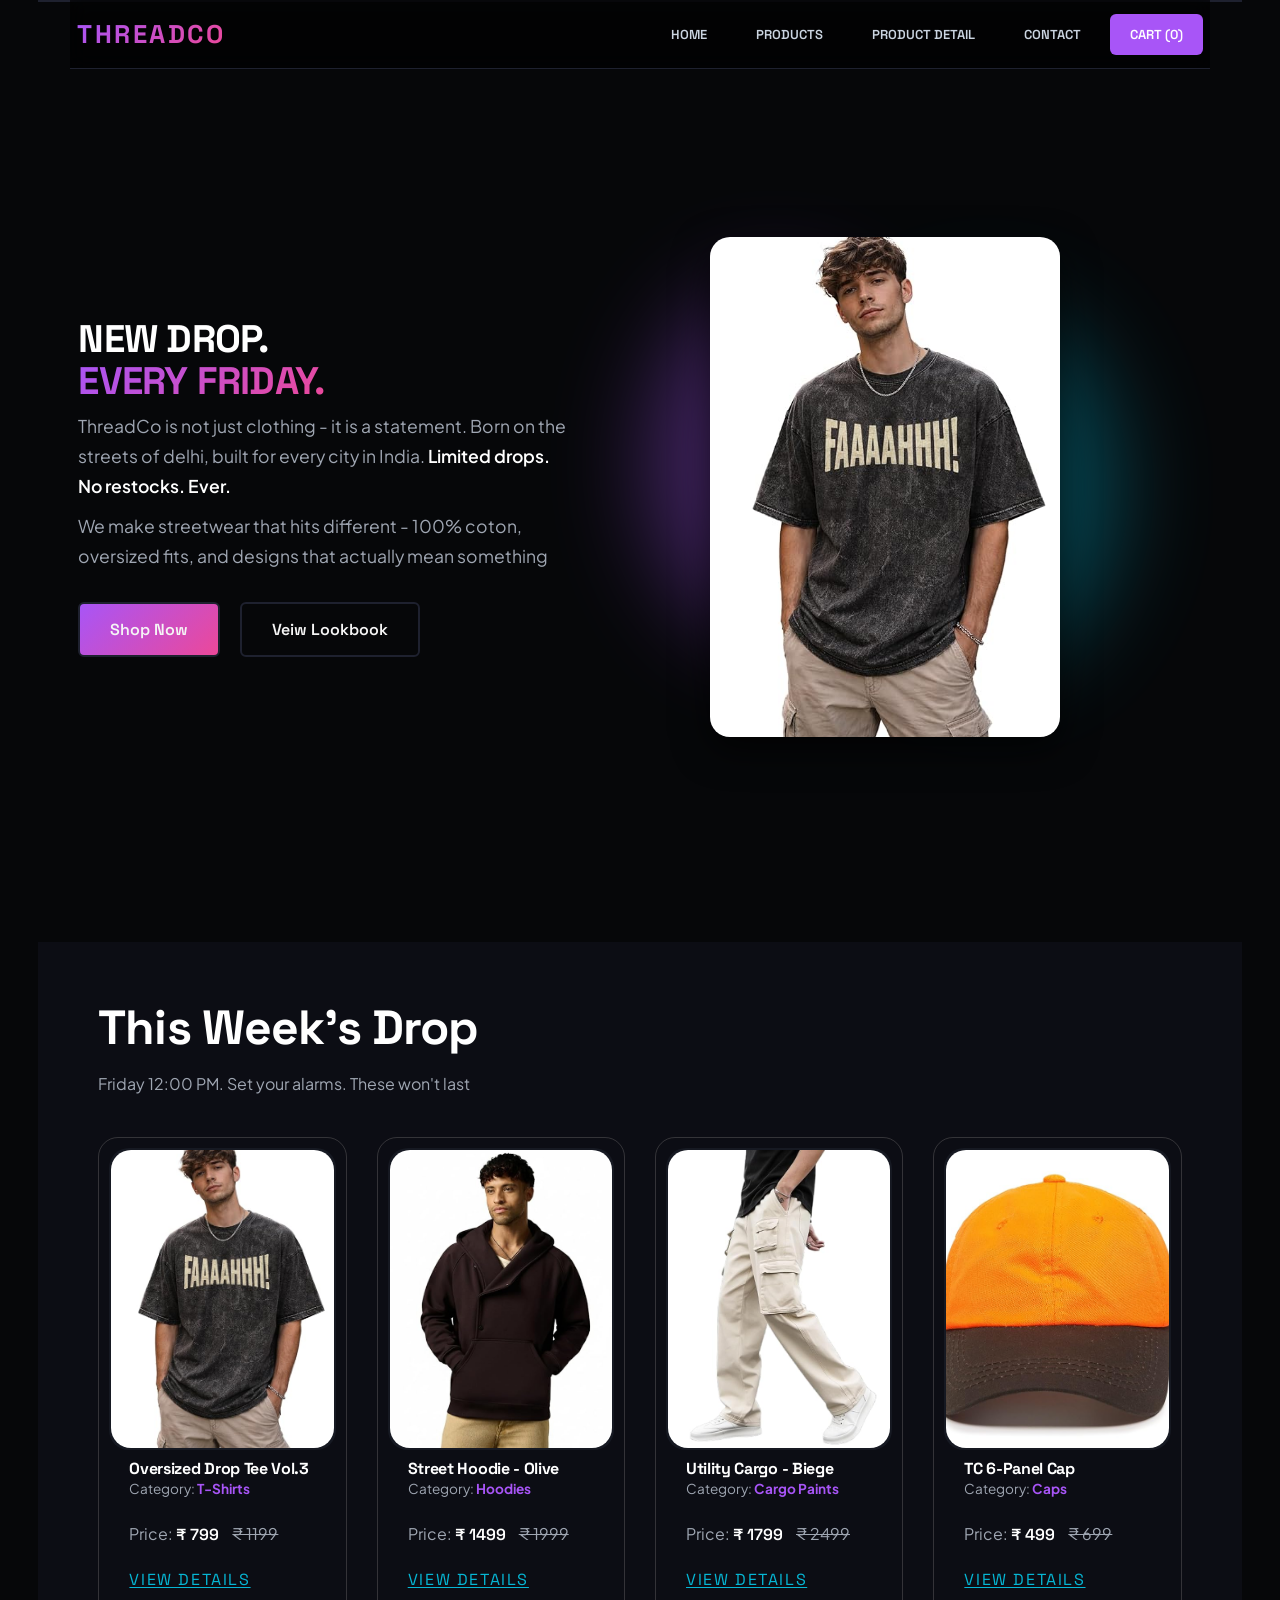
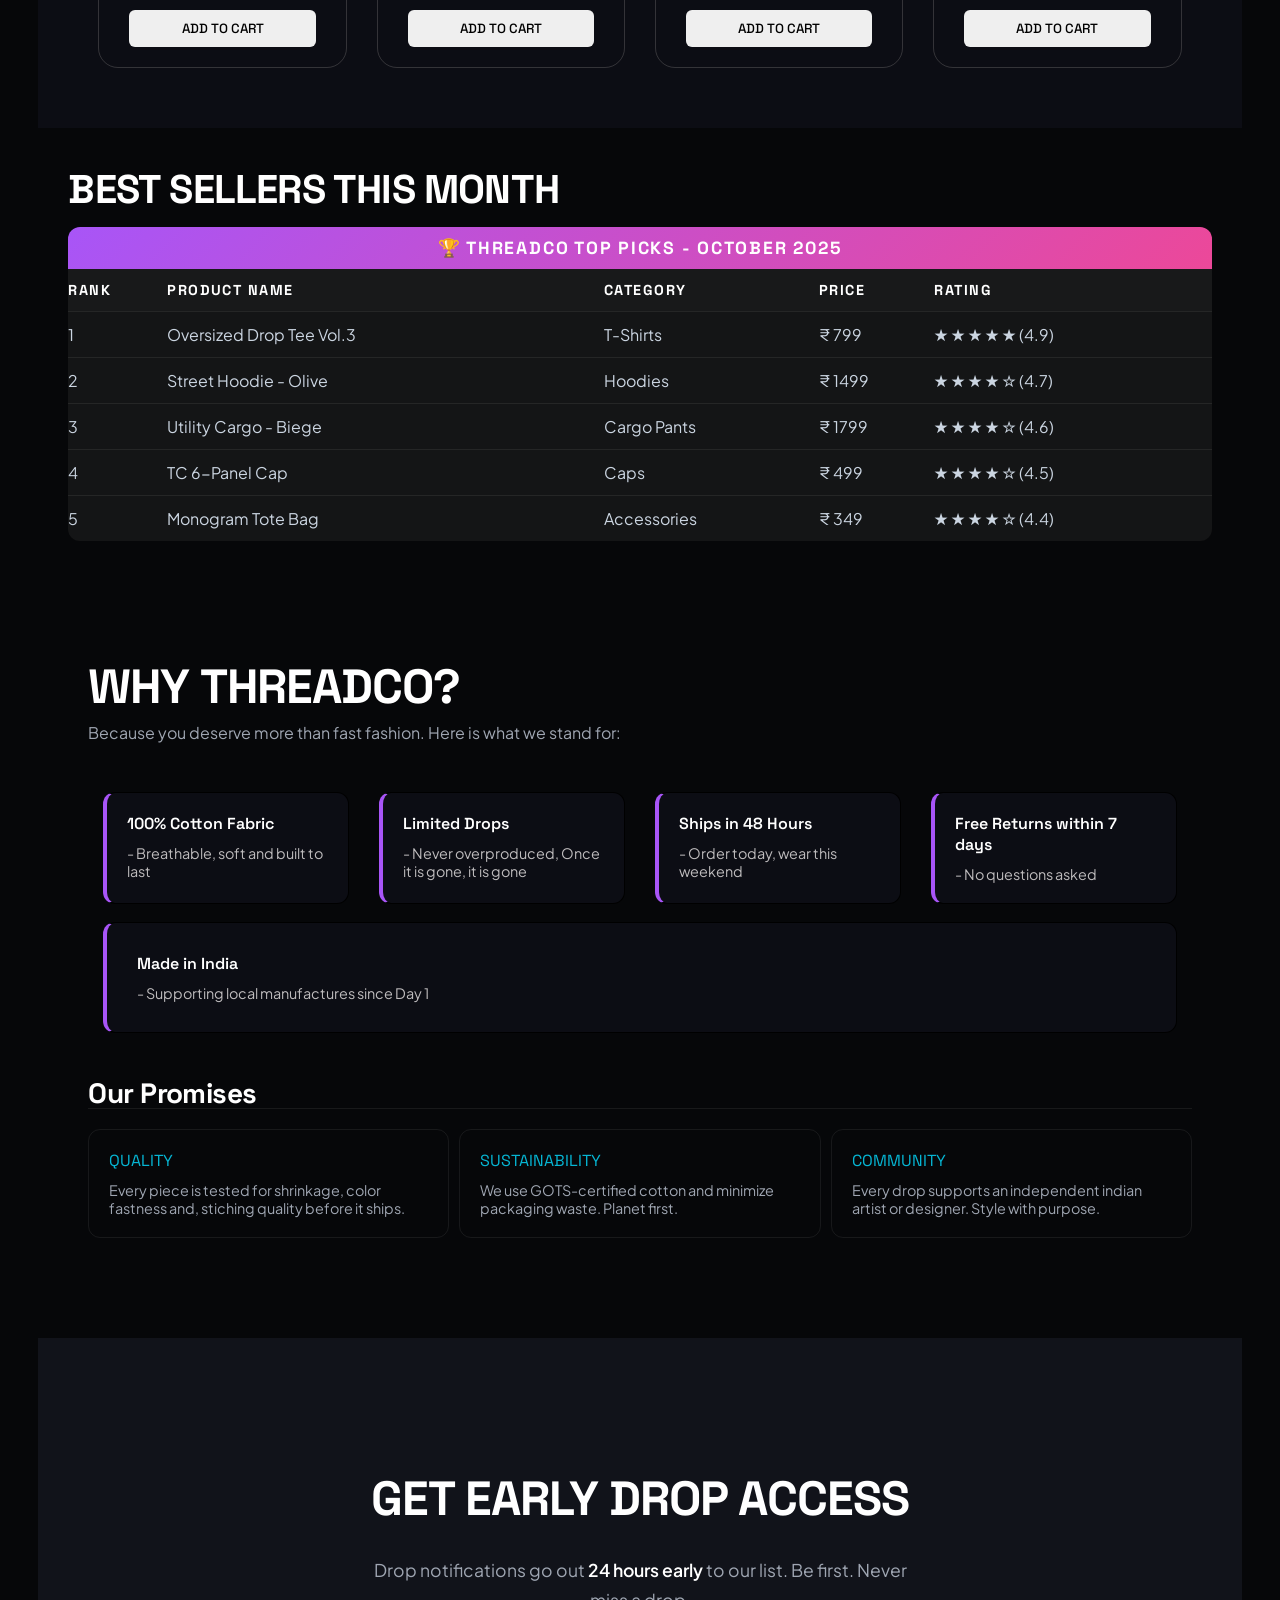
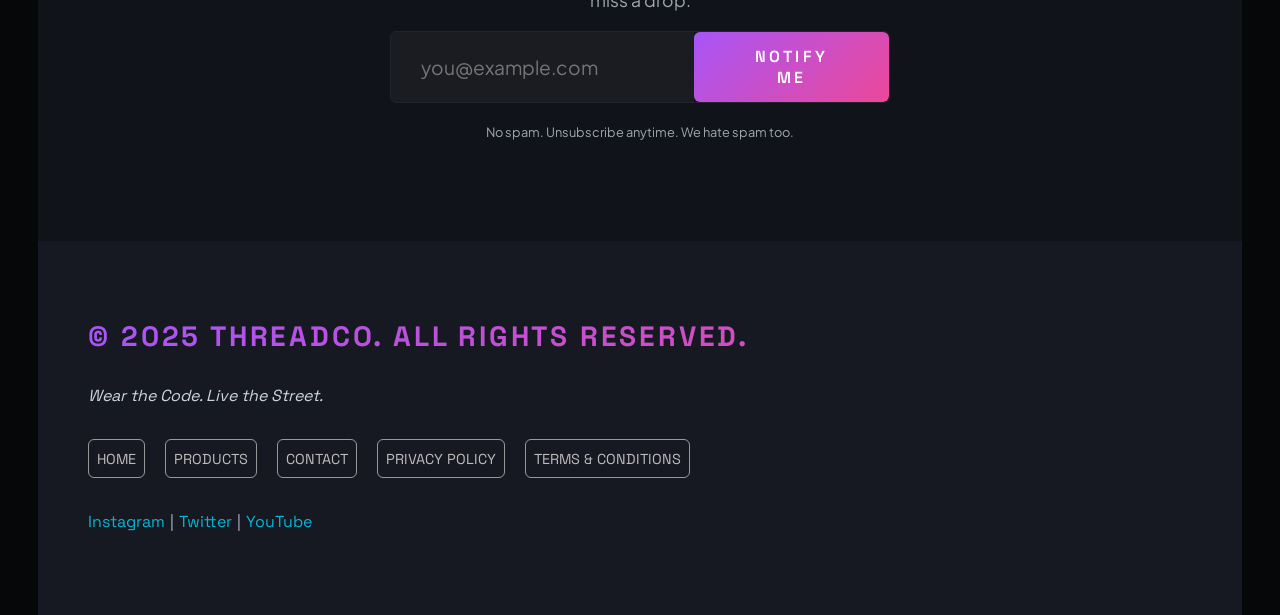
<file: index.html>
<!DOCTYPE html>
<html lang="en">
<head>
    <meta charset="UTF-8">
    <meta name="viewport" content="width=device-width, initial-scale=1.0">
    <title>ThreadCo - Wear the Code. Live the Street.</title>
    
    <link rel="stylesheet" href="styles.css">        
</head>
<body>
    <header id="home">
        <h1>ThreadCo</h1>
        <nav>
<ul class="random">
                <li><a href="index.html">Home</a></li>
                <li><a href="products.html">Products</a></li>
                <li><a href="productdetail.html">Product Detail</a></li>
                <li><a href="contact.html">Contact</a></li>
                <li><a href="">Cart (0)</a></li>
            
        </ul>
        </nav>
        
    </header>
    <hr>
    <main>
        <section id="hero">
            <div class="left-hero">
            <h2>New Drop. <br> <span id="gradient-text">Every Friday.</span></h2>
            <p>
                ThreadCo is not just clothing - it is a statement. Born on the streets of delhi, built for every city in India. <strong>Limited drops. No restocks. Ever.</strong>
            </p>
            <p>We make streetwear that hits different - 100% coton, oversized fits, and designs that actually mean something</p>
            <div id="cta">
                <a href="products.html" class="btn1">Shop Now</a>
                <a href="products.html" class="btn2">Veiw Lookbook</a>
            </div>
            </div>
            <div class="right-hero">
                <div class="glow orb1"></div>
                <div class="glow orb2"></div>
                <img src="product 1 (2).jpg">
            </div>            
        </section>
        <section id="week-drop">
            <h2>
                This Week's Drop
            </h2>
            <p>Friday 12:00 PM. Set your alarms. These won't last</p>
            <div class="cards">
                <article>
                <figure>
                    <img src="product 1 (2).jpg">
                    <figcaption>Oversized Drop Tee Vol.3</figcaption>
                </figure>
                <h3>Oversized Drop Tee Vol.3</h3>
                <p>Category: <span>T-Shirts</span></p>
                <p>Price: <strong>₹ 799</strong> <s>₹ 1199</s></p>
                <!-- <p><mark>33% OFF</mark></p> -->
                <a href="">View Details</a>
                <button>Add to Cart</button>
            </article>
            <article>
                <figure>
                    <img src="product 2.jpg">
                    <figcaption>Street Hoodie - Olive</figcaption>
                </figure>
                <h3>Street Hoodie - Olive</h3>
                <p>Category: <span>Hoodies</span></p>
                <p>Price: <strong>₹ 1499</strong> <s>₹ 1999</s></p>
                <!-- <p><mark>25% OFF</mark></p> -->
                <a href="">View Details</a>
                <button>Add to Cart</button>
            </article>
            <article>
                <figure>
                    <img src="product 3.jpg">
                    <figcaption>Utility Cargo - Biege</figcaption>
                </figure>
                <h3>Utility Cargo - Biege</h3>
                <p>Category: <span>Cargo Paints</span></p>
                <p>Price: <strong>₹ 1799</strong> <s>₹ 2499</s></p>
                <!-- <p><mark>28% OFF</mark></p> -->
                <a href="">View Details</a>
                <button>Add to Cart</button>
            </article>
            <article>
                <figure>
                    <img src="product 4.jpg">
                    <figcaption>TC 6-Panel Cap</figcaption>
                </figure>
                <h3>TC 6-Panel Cap</h3>
                <p>Category: <span>Caps</span></p>
                <p>Price: <strong>₹ 499</strong> <s>₹ 699</s></p>
                <!-- <p><mark>28% OFF</mark></p> -->
                <a href="">View Details</a>
                <button>Add to Cart</button>
            </article>
            </div>
        </section>
        <section class="best-sellers" id="best-sellers-month">
            <h2>Best Sellers This Month</h2>
            <div class="table-scroll">
                <table>
                <tr>
                    <th colspan="5">&#127942; ThreadCo Top Picks - October 2025</th>
                </tr>
                <tr>
                    <th>Rank</th>
                    <th>Product Name</th>
                    <th>Category</th>
                    <th>Price</th>
                    <th>Rating</th>
                </tr>
                <tr>
                    <td>1</td>
                    <td>Oversized Drop Tee Vol.3</td>
                    <td>T-Shirts</td>
                    <td>₹ 799</td>
                    <td>&#9733; &#9733; &#9733; &#9733; &#9733; (4.9)</td>
                </tr>
                <tr>
                    <td>2</td>
                    <td>Street Hoodie - Olive</td>
                    <td>Hoodies</td>
                    <td>₹ 1499</td>
                    <td>&#9733; &#9733; &#9733; &#9733; &#9734; (4.7)</td>
                </tr>
                <tr>
                    <td>3</td>
                    <td>Utility Cargo - Biege</td>
                    <td>Cargo Pants</td>
                    <td>₹ 1799</td>
                    <td>&#9733; &#9733; &#9733; &#9733; &#9734; (4.6)</td>
                </tr>
                <tr>
                    <td>4</td>
                    <td>TC 6-Panel Cap</td>
                    <td>Caps</td>
                    <td>₹ 499</td>
                    <td>&#9733; &#9733; &#9733; &#9733; &#9734; (4.5)</td>
                </tr>
                <tr>
                    <td>5</td>
                    <td>Monogram Tote Bag</td>
                    <td>Accessories</td>
                    <td>₹ 349</td>
                    <td>&#9733; &#9733; &#9733; &#9733; &#9734; (4.4)</td>
                </tr>
                </table>
            </div>
        </section>
        <section id="why-threadCo">
            <h2>Why ThreadCo?</h2>
            <p>Because you deserve more than fast fashion. Here is what we stand for:</p>
            <ul>
              <li><strong>100% Cotton Fabric</strong> - Breathable, soft and built to last </li> 
              <li><strong>Limited Drops</strong> - Never overproduced, Once it is gone, it is gone</li> 
              <li><strong>Ships in 48 Hours</strong> - Order today, wear this weekend</li> 
              <li><strong>Free Returns within 7 days</strong> - No questions asked</li> 
              <li><strong>Made in India</strong> - Supporting local manufactures since Day 1</li>    
            </ul>
            <h3>Our Promises</h3>
            <dl>
                <section>
                    <dt>Quality</dt>
                <dd>Every piece is tested for shrinkage, color fastness and, stiching quality before it ships.</dd>
            </section>
                

                <section>
                    <dt>Sustainability</dt>
                <dd>We use GOTS-certified cotton and minimize packaging waste. Planet first.</dd>
            </section>

                <section>
                    <dt>Community</dt>
                <dd>Every drop supports an independent indian artist or designer. Style with purpose.</dd>
                </section>
                </dl>
            
        </section>
        <section id="get-early">
            <h2>Get Early Drop Access</h2>
            <p>Drop notifications go out <strong>24 hours early</strong> to our list. Be first. Never miss a drop. </p>
            <form action="">
            <label for="email">Your Email: </label>
            <input type="email" id="email" placeholder="you@example.com">
            <button>Notify Me</button>
            </form>
            <small>No spam. Unsubscribe anytime. We hate spam too.</small>
            </section>
    </main>
    <footer id="footer">
        <h3>&copy; 2025 ThreadCo. All rights reserved.</h3>
        <p><em>Wear the Code. Live the Street.</em></p>
        <nav>
            <ul>
                <li><a href="">Home</a></li>
                <li><a href="">Products</a></li>
                <li><a href="">Contact</a></li>
                <li><a href="">Privacy Policy</a></li>
                <li><a href="">Terms & Conditions</a></li>
            </ul>
        </nav>
        <p>
            <a href="" target="_blank">Instagram</a> | <a href="" target="_blank">Twitter</a> | <a href="" target="_blank">YouTube</a>
        </p>
        
    </footer>
</body>
</html>
</file>
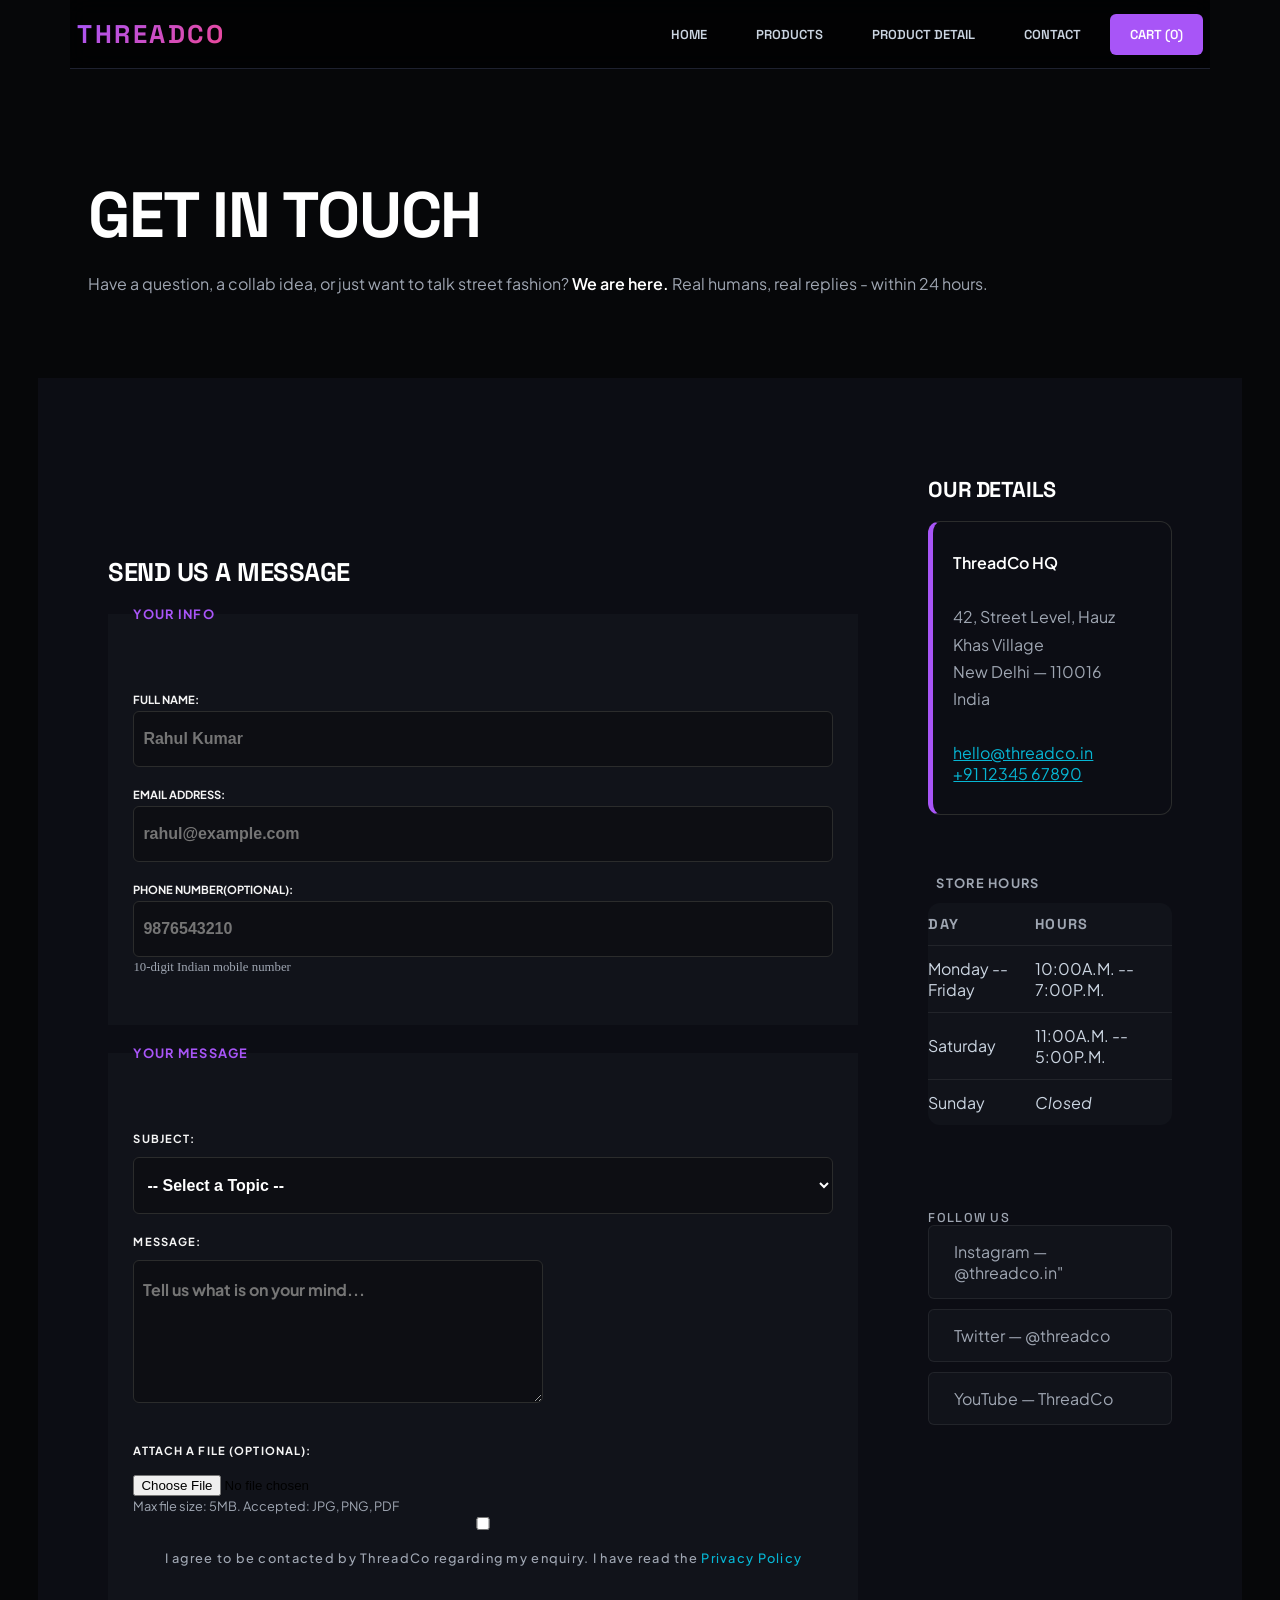
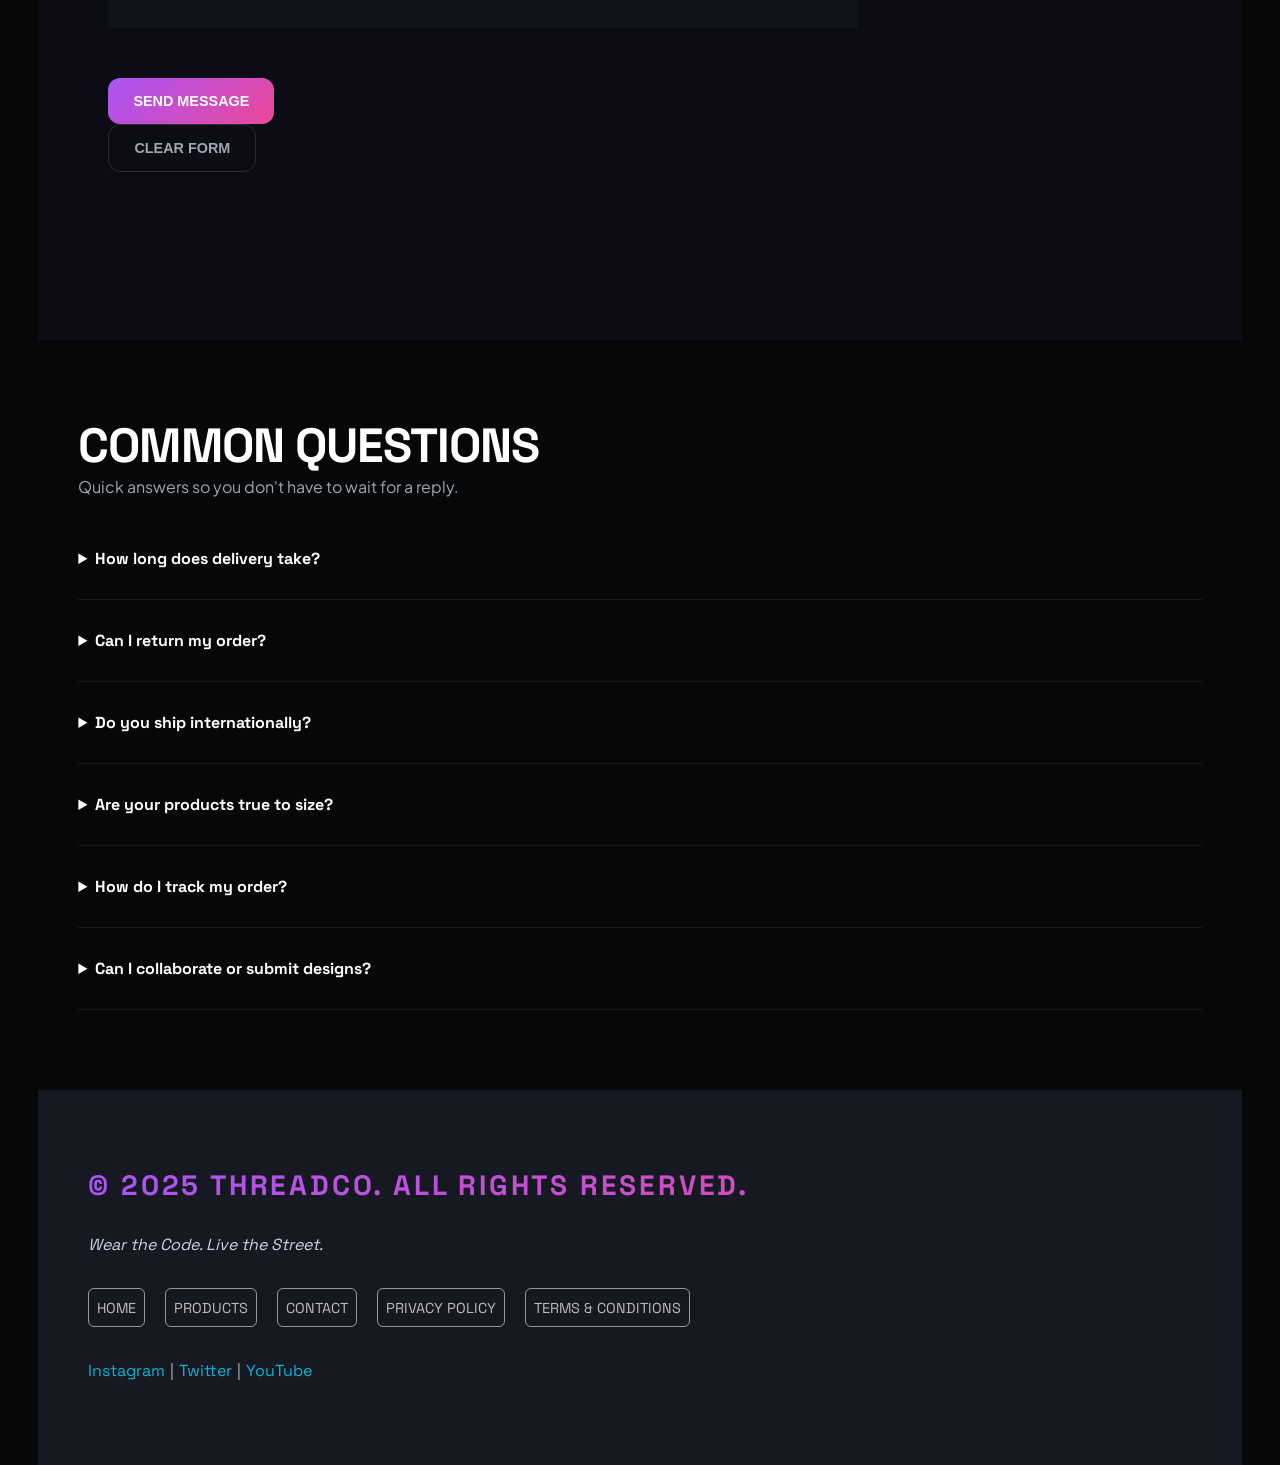
<file: contact.html>
<!DOCTYPE html>
<html lang="en">
<head>
    <meta charset="UTF-8">
    <meta name="viewport" content="width=device-width, initial-scale=1.0">
    <title>Contact-ThreadCo</title>
    <link rel="stylesheet" href="styles.css">
    
</head>
<body>
   <header id="home">
        <h1>ThreadCo</h1>
        <nav>
<ul>
                <li><a href="index.html">Home</a></li>
                <li><a href="products.html">Products</a></li>
                <li><a href="productdetail.html">Product Detail</a></li>
                <li><a href="contact.html">Contact</a></li>
                <li><a href="">Cart (0)</a></li>
            
        </ul>
        </nav>
        
    </header>

    <main>
        <section id="touch">
            <h2>Get In Touch</h2>
            <p>Have a question, a collab idea, or just want to talk street fashion? <strong>We are here.</strong> Real humans, real replies - within 24 hours.</p>
        </section>
        <div class="details">
        <section id="message">
            <h2>Send Us a Message</h2>
            <fieldset>
                <legend>Your Info</legend>
                <label for="name">Full Name: </label>
                
                <input id="name" type="text" placeholder="Rahul Kumar">
                
                <label for="email">Email Address: </label>
                
                <input type="email" id="email" placeholder="rahul@example.com">
                
                <label for="number">Phone Number(optional): </label>
                
                <input type="number" id="number" placeholder="9876543210">
                <small>10-digit Indian mobile number</small>
            </fieldset>
            <fieldset class="order">
                <legend>Your Message</legend>
                <label for="subject">Subject:</label>
                <select id="subject">
                    <option value="">-- Select a Topic --</option>
                    <option value="">Order Issue</option>
                    <option value="">Return / Refund</option>
                    <option value="">Collaboration / Parternership</option>
                    <option value="">Wholesale Enquiry</option>
                    <option value="">general query</option>

                </select>
                
                <label for="message">Message: </label>
                
                <textarea id="message" type="text" rows="5" cols="40" placeholder="Tell us what is on your mind..."></textarea>
                <div class="file">
<label for="file">Attach a File (optional):</label>
                <input type="file" id="file" required>
                <p>Max file size: 5MB. Accepted: JPG, PNG, PDF</p>
                <div id="consent">
                    <input type="checkbox" id="agree">
                    <label for="agree">I agree to be contacted by ThreadCo regarding my enquiry. I have read the <a href="">Privacy Policy</a>
                    </label>
                </div>

                </div>
                
            </fieldset>
            <div class="btnss">
                <button>Send Message</button>
                <button>Clear Form</button>
            </div>
            <br>
        </section>
        <section id="our-details">
            <h2>Our Details</h2>
            <div id="address">
                <div>
                <strong>ThreadCo HQ</strong>
                <div id="p-tag">
<p>42, Street Level, Hauz Khas Village</p>
            <p>New Delhi — 110016</p>
            <p>India</p>
                </div>
            
            </div>
<div class="mailto">
<a href="mailto:hello@threadco.in">hello@threadco.in</a>
            <br>
            <a href="tel:+91 12345 67890">+91 12345 67890</a>
</div>
            
            </div>
            
            
            <div id="tables-contact">
                <p>Store Hours</p>
                <diV class="table-scroll">
                    <table>
                    <tr>
                        <th>Day</th>
                        <th>Hours</th>
                    </tr>
                    <tr>
                        <td>Monday -- Friday</td>
                        <td>10:00A.M. -- 7:00P.M.</td>
                    </tr>
                    <tr>
                        <td>Saturday</td>
                        <td>11:00A.M. -- 5:00P.M.</td>
                    </tr>
                    <tr>
                        <td>Sunday</td>
                        <td><em>Closed</em></td>
                    </tr>
                </table>
                </diV>
            </div>
            <br><br>
            <div id="follow">
<h3>Follow Us</h3>
            <ul>
            <li><a href="mailto:Instagram — @threadco.in">Instagram — @threadco.in"</a></li>
            <li><a href="mailto:Twitter — @threadco">Twitter — @threadco</a></li>
            <li><a href="mailto:YouTube — ThreadCo">YouTube — ThreadCo</a></li>
            </ul>
            </div>
            
        </section>
        </div>
        <section id="questions">
            <h2>Common Questions</h2>
            <p>Quick answers so you don't have to wait for a reply.</p>
            <br>
            <details>
                <summary>
                    How long does delivery take?
                </summary>
                <p>We ship within 48 hours of order confirmation. Standard delivery takes 3—5 business days across India. Express delivery (1—2 days) is available at checkout for select pin codes.</p>
            </details>
            <details>
                <summary>
                    Can I return my order?
                </summary>
                <p>Yes! We offer free returns within 7 days of delivery. The item must be unworn, unwashed, and in its original packaging with all tags attached. Initiate your return from the Orders section of your account.</p>
            </details>
            <details>
                <summary>
                    Do you ship internationally?
                </summary>
                <p>Not yet — but we're working on it. International shipping is planned for early 2026. Sign up for our newsletter to get notified first.</p>
            </details>
            <details>
                <summary>
                    Are your products true to size?
                </summary>
                <p>ThreadCo tees and hoodies are oversized by design. If you prefer a more fitted look, we recommend sizing down. Check the <a href="">Size Guide</a> on any product page for exact measurements.</p>
            </details>
            <details>
                <summary>
                    How do I track my order?
                </summary>
                <p>Once your order ships, you will receive a tracking link via SMS and email. You can also track your order by entering your order ID on our <a href="">Order Tracking page.</a></p>
            </details>
            <details>
                <summary>
                    Can I collaborate or submit designs?
                </summary>
                <p>Absolutely. ThreadCo works with independent Indian artists on every drop. If you have a design concept or want to collab, reach out via the form above and select <strong>“Collaboration / Partnership”</strong> as the subject. We read every single message.</p>
            </details>
            
        </section>
    </main>
   
   <footer id="footer">
        <h3>&copy; 2025 ThreadCo. All rights reserved.</h3>
        <p><em>Wear the Code. Live the Street.</em></p>
        <nav>
            <ul>
                <li><a href="">Home</a></li>
                <li><a href="products.html">Products</a></li>
                <li><a href="contact.html">Contact</a></li>
                <li><a href="">Privacy Policy</a></li>
                <li><a href="">Terms & Conditions</a></li>
            </ul>
        </nav>
        <p><a href="">Instagram</a> | <a href="">Twitter</a> | <a href="">YouTube</a></p>
    </footer>
</body>
</html>
</file>
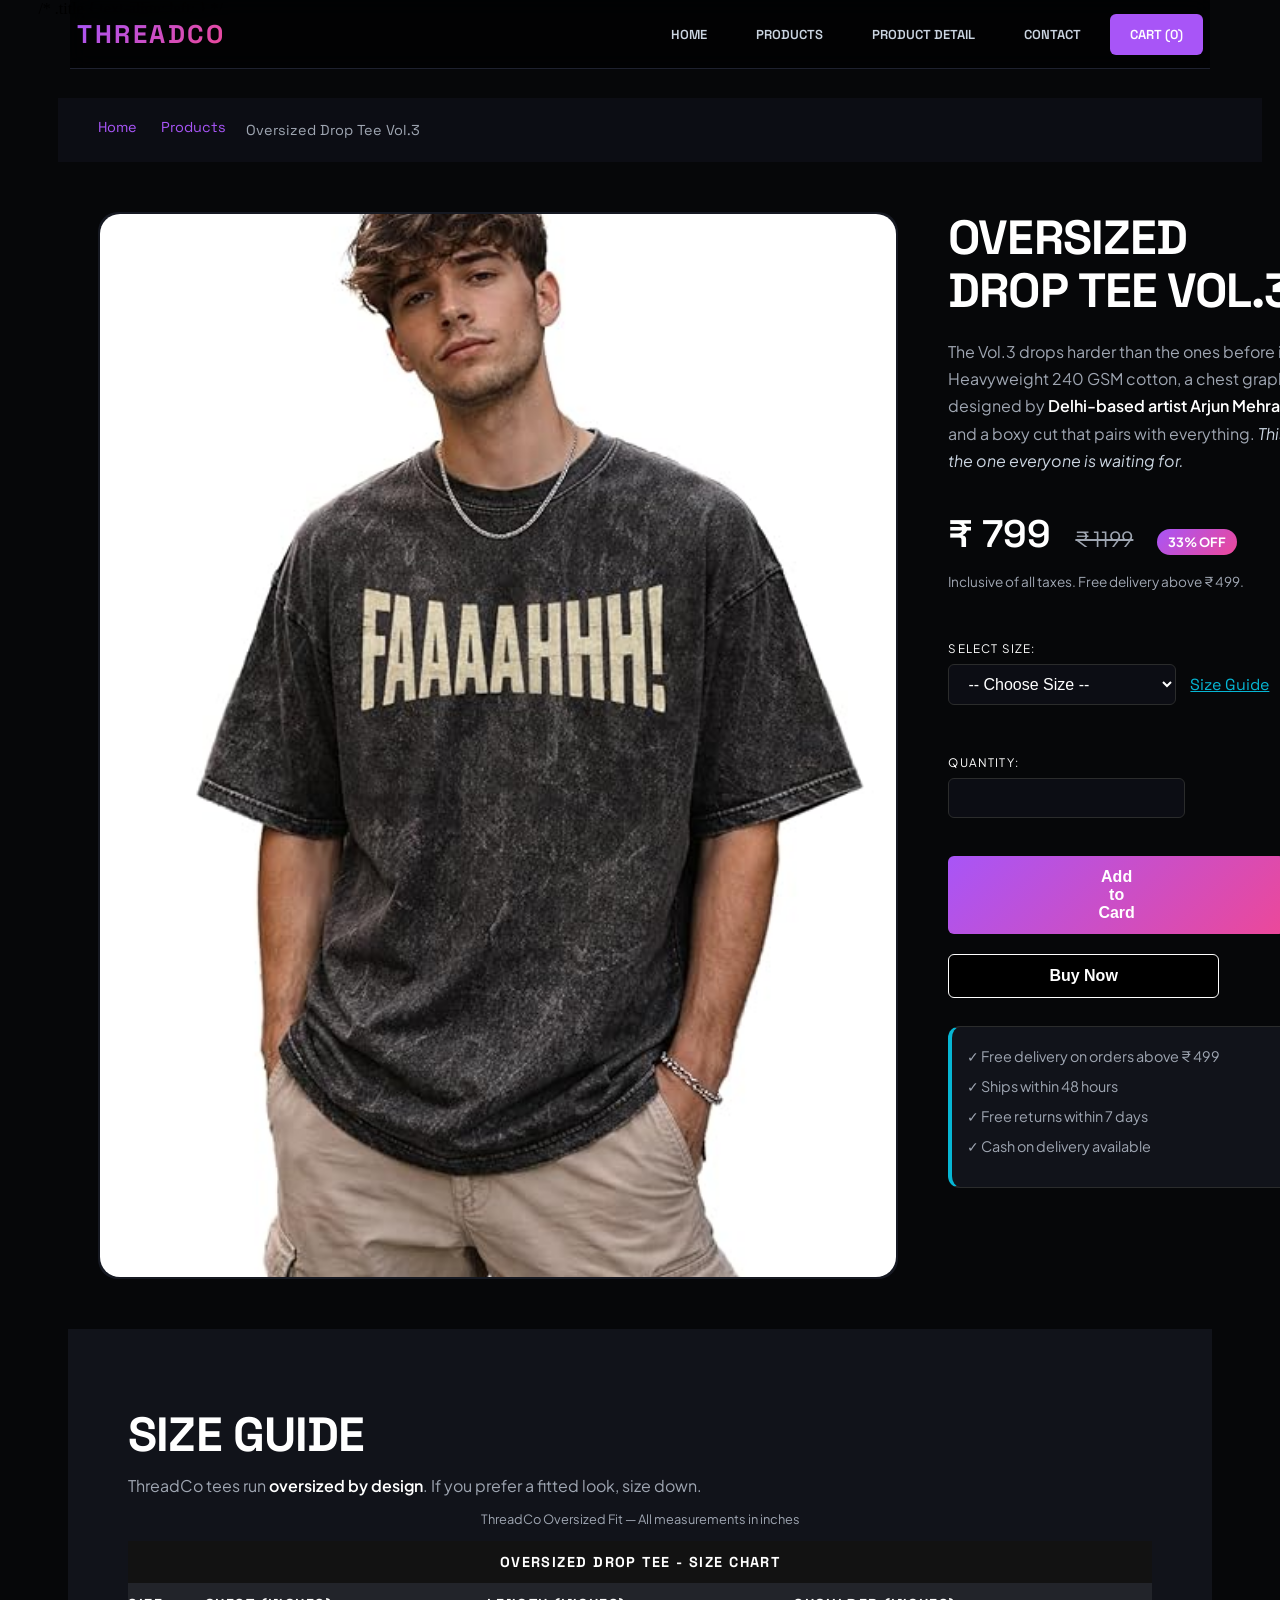
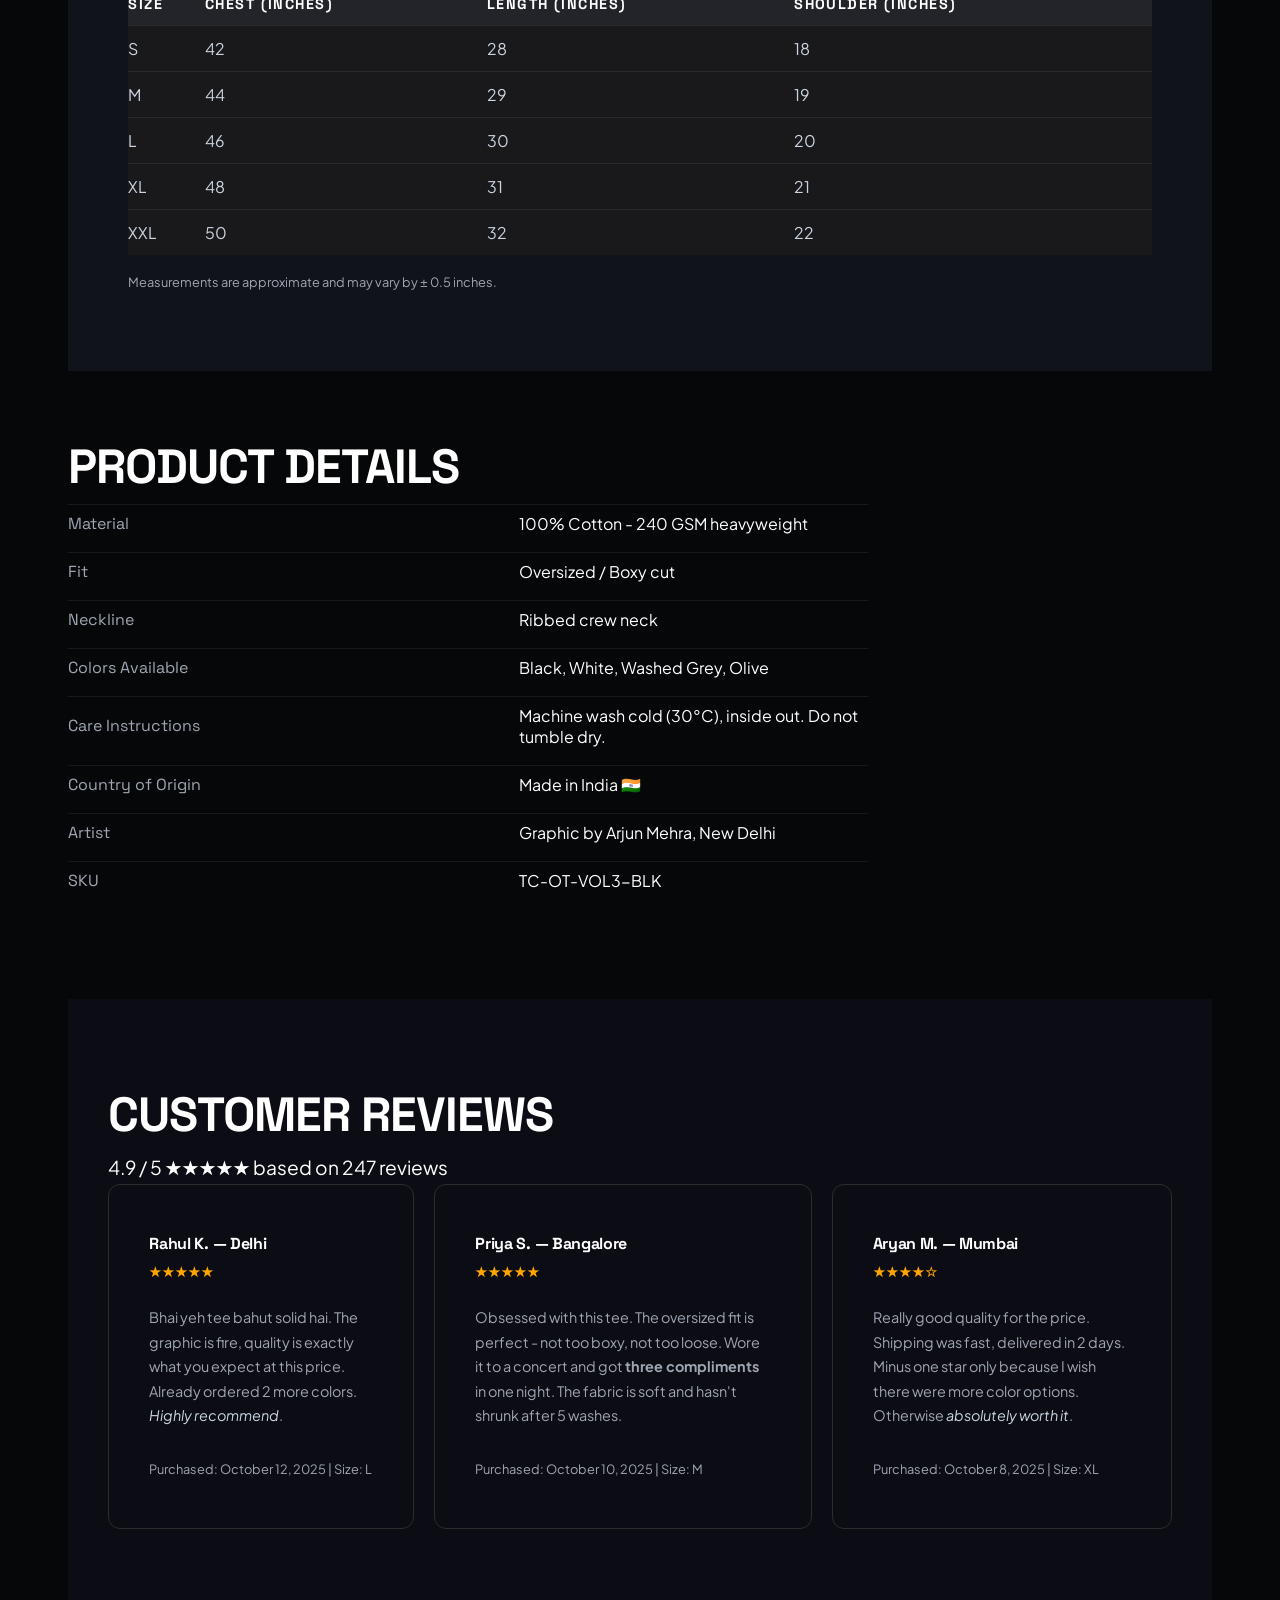
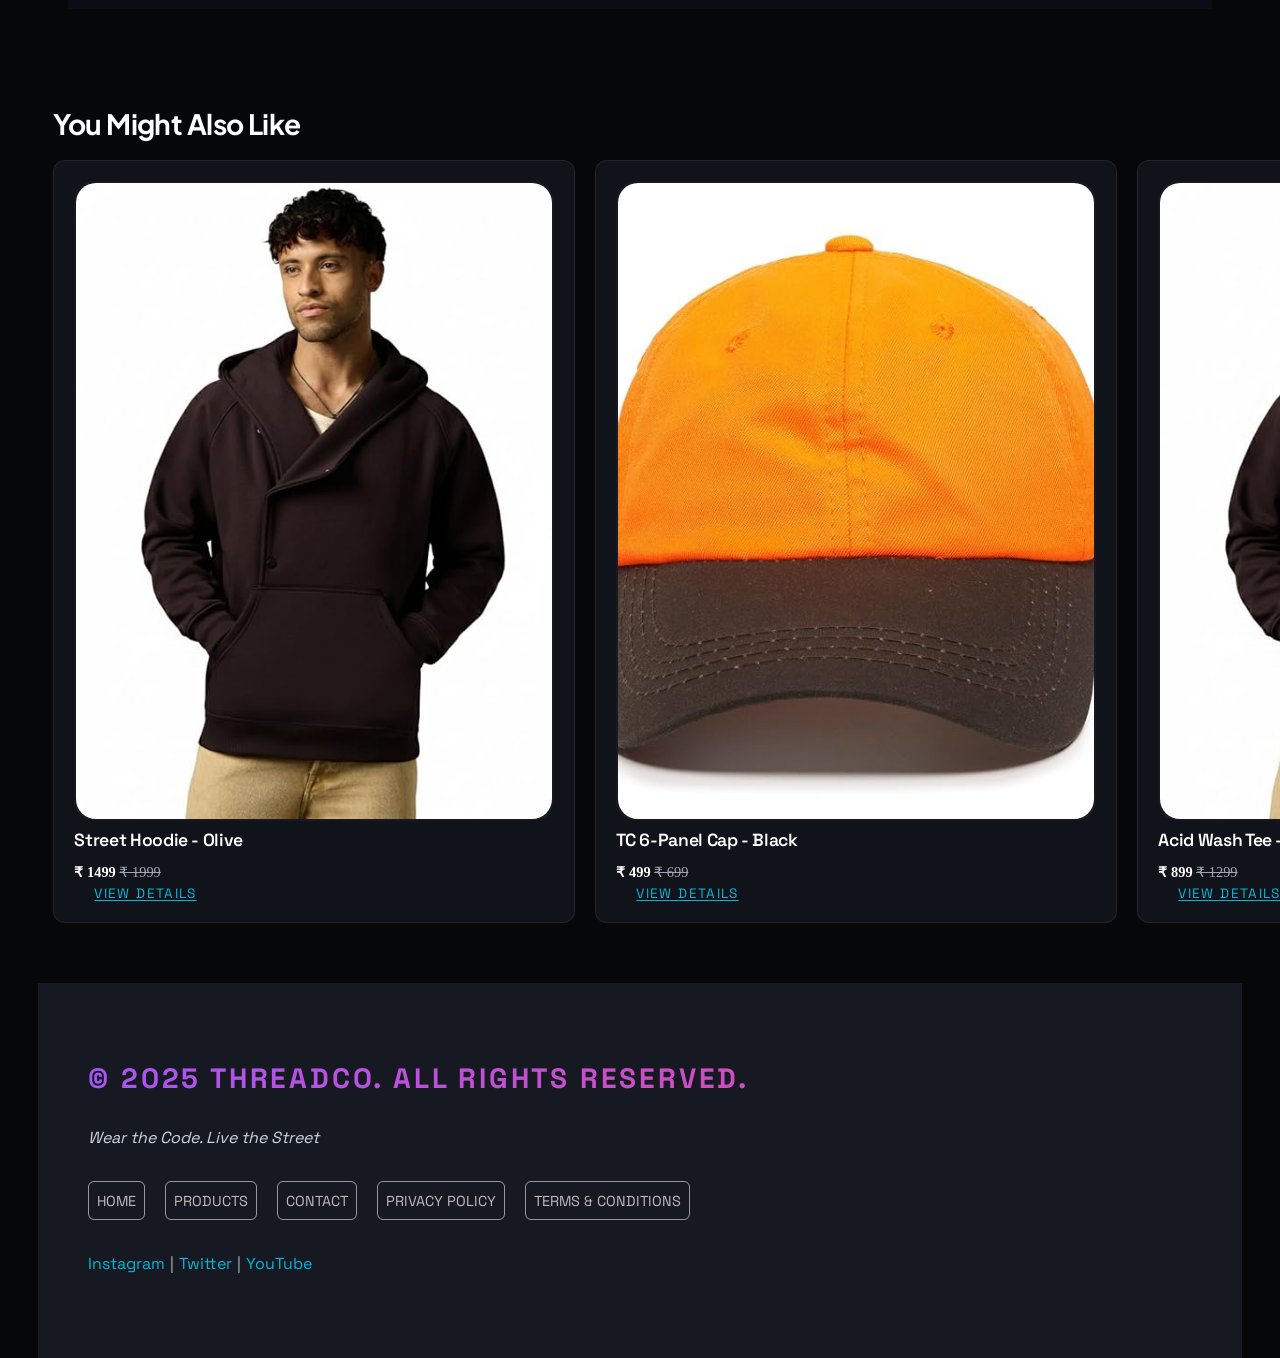
<file: productdetail.html>
<!DOCTYPE html>
<html lang="en">
<head>
    <meta charset="UTF-8">
    <meta name="viewport" content="width=device-width, initial-scale=1.0">
    <title>Oversized Drop Tee Vol.3 - ThreadCo</title>
    <link rel="stylesheet" href="styles.css">
    

        /* .title {
            text-align: left;
        } */
            </style>
</head>
<body>
    <header id="home">
        <h1>ThreadCo</h1>
        <nav>
<ul>
                <li><a href="index.html">Home</a></li>
                <li><a href="products.html">Products</a></li>
                <li><a href="productdetail.html">Product Detail</a></li>
                <li><a href="contact.html">Contact</a></li>
                <li><a href="">Cart (0)</a></li>
            
        </ul>
        </nav>
        
    </header>
    <main>
        <div id="analysis">
            <nav>
    <a href="">Home</a> &nbsp;&nbsp;&nbsp;&nbsp;
    <a href="products.html">Products</a>
   </nav>
    <p>Oversized Drop Tee Vol.3</p>
        </div>
<div id="product-detail-page">
    <figure class="product-detail-figure">
        <img src="product 1 (2).jpg">
    </figure>
        <section id="oversized">
            <h2>Oversized Drop Tee Vol.3</h2>
            <p>The Vol.3 drops harder than the ones before it. Heavyweight 240 GSM cotton, a chest graphic designed by <strong>Delhi-based artist Arjun Mehra</strong>, and a boxy cut that pairs with everything. <em>This is the one everyone is waiting for.</em></p>
            <p><strong>₹ 799</strong>&nbsp;&nbsp;&nbsp;&nbsp;&nbsp;&nbsp;&nbsp;&nbsp;<s>₹ 1199</s>&nbsp;&nbsp;&nbsp;&nbsp;&nbsp;&nbsp;&nbsp;&nbsp;<mark>33% OFF</mark></p>
            <small>Inclusive of all taxes. Free delivery above ₹ 499.</small>
            <div id="a">
<label for="size">Select Size: </label>
            <select id="size">
                    <option value="">-- Choose Size --</option>
                    <option value="">S</option>
                    <option value="">M</option>
                    <option value="">L</option>
                    <option value="">XL</option>
                    <option value="">XXL</option>

                </select>
                <a href="#guide">Size Guide</a>
            </div>
            
                
                <form>
                    <label for="number">Quantity:</label>
                <input type="number" min="1" placeholder="1" name="min" id="number" style="width: 60px;">
                <br><br>

                <button>Add to Card</button>
                <button>Buy Now</button>
                </form>
                <br>
                <div id="lists">
                    <ul>
                        <li>✓ Free delivery on orders above ₹ 499</li>
                        <li>✓ Ships within 48 hours</li>
                        <li>✓ Free returns within 7 days</li>
                        <li>✓ Cash on delivery available</li>
                    </ul>
                </div>
                
        </section>
</div>
   
        <section id="guide">
            <h2>Size Guide</h2>
            <p>ThreadCo tees run <strong>oversized by design</strong>. If you prefer a fitted look, size down.</p>
            <p class="title">ThreadCo Oversized Fit — All measurements in inches</p>
            <div class="table-scroll">
                <table>
                <tr>
                    <th colspan="4">Oversized Drop Tee - Size Chart</th>
                </tr>
                <tr>
                    <th>Size</th>
                    <th>Chest (inches)</th>
                    <th>Length (inches)</th>
                    <th>Shoulder (inches)</th>
                </tr>
                <tr>
                    <td>S</td>
                    <td>42</td>
                    <td>28</td>
                    <td>18</td>
                </tr>
                <tr>
                    <td>M</td>
                    <td>44</td>
                    <td>29</td>
                    <td>19</td>
                </tr>
                <tr>
                    <td>L</td>
                    <td>46</td>
                    <td>30</td>
                    <td>20</td>
                </tr>
                <tr>
                    <td>XL</td>
                    <td>48</td>
                    <td>31</td>
                    <td>21</td>
                </tr>
                <tr>
                    <td>XXL</td>
                    <td>50</td>
                    <td>32</td>
                    <td>22</td>
                </tr>
            </table>
            </div>
            <br>
            <small>Measurements are approximate and may vary by ± 0.5 inches.</small>
        </section>
        <section id="product-detail-material">
            <h2>Product Details</h2>
            <dl>
<div>
    <dt>Material</dt>
                <dd>100% Cotton - 240 GSM heavyweight</dd>
</div>
<div>

    <dt>Fit</dt>
                <dd>Oversized / Boxy cut</dd>
</div>
                

                <div>
                    <dt>Neckline</dt>
                <dd>Ribbed crew neck</dd>
                </div>

                <div>
                    <dt>Colors Available</dt>
                <dd>Black, White, Washed Grey, Olive</dd>
                </div>

                <div><dt>Care Instructions</dt>
                <dd>Machine wash cold (30°C), inside out. Do not tumble dry.</dd></div>

                <div>
                    <dt>Country of Origin</dt>
                <dd>Made in India 🇮🇳</dd>
                </div>

                <div>
                    <dt>Artist</dt>
                <dd>Graphic by Arjun Mehra, New Delhi</dd>
                </div>

                <div>
                    <dt>SKU</dt>
                <dd>TC-OT-VOL3-BLK</dd>
                </div>
                
                
            </dl>
        </section>
        <section class="customer-reviews">
            <h2>Customer Reviews</h2>
            <p>4.9 / 5 ★★★★★ based on 247 reviews</p>
            <div class="all-details">
                <div>
                <h3>Rahul K. — Delhi</h3>
            <p><span>★★★★★</span></p>
            <p>Bhai yeh tee bahut solid hai. The graphic is fire, quality is exactly what you expect at this price. Already ordered 2 more colors. <em>Highly recommend</em>.</p>
            <small>Purchased: October 12, 2025  |  Size: L</small>
            </div>
            
            <div>
                <h3>Priya S. — Bangalore</h3>
            <p><span>★★★★★</span></p>
            <p>Obsessed with this tee. The oversized fit is perfect - not too boxy, not too loose. Wore it to a concert and got <b>three compliments</b> in one night. The fabric is soft and hasn't shrunk after 5 washes.</p>
            <small>Purchased: October 10, 2025  |  Size: M</small>
            </div>
            <div>
                <h3>Aryan M. — Mumbai</h3>
            <p><span>★★★★☆</span></p>
            <p>Really good quality for the price. Shipping was fast, delivered in 2 days. Minus one star only because I wish there were more color options. Otherwise <em>absolutely worth it</em>.</p>
            <small>Purchased: October 8, 2025  |  Size: XL</small>
            </div>
            </div>
            
        </section>
        <section class="customer-reviews-details">
            <h3>You Might Also Like</h3>
            <div>
                <article>
                <figure>
                    <img src="product 2.jpg">
                    <figcaption>Street Hoodie - Olive</figcaption>
                </figure>
                <h4>Street Hoodie - Olive</h4>
                <p><strong>₹ 1499</strong> <s>₹ 1999</s></p>
                <a href="#home">View Details</a>
            </article>
            <article>
                <figure>
                    <img src="product 4.jpg">
                    <figcaption>Acid Wash Tee - White</figcaption>
                </figure>
                <h4>TC 6-Panel Cap - Black</h4>
                <p><strong>₹ 499</strong> <s>₹ 699</s></p>
                <a href="#home">View Details</a>
            </article>
            
            <article>
                <figure>
                    <img src="product 2.jpg">
                    <figcaption>Street Hoodie - Olive</figcaption>
                </figure>
                <h4>Acid Wash Tee - White</h4>
                <p><strong>₹ 899</strong> <s>₹ 1299</s></p>
                <a href="#home">View Details</a>
            </article>
            </div>
            
            
        </section>
    </main>
    <footer id="footer">
        <h3>© 2025 ThreadCo. All rights reserved.</h3>
        <p><em>Wear the Code. Live the Street</em></p>
        <nav>
            <ul>
                <li><a href="">Home</a></li>
                <li><a href="products.html">Products</a></li>
                <li><a href="contact.html">Contact</a></li>
                <li><a href="">Privacy Policy</a></li>
                <li><a href="">Terms & Conditions</a></li>
            </ul>
        </nav>
        <p><a href="">Instagram</a> | <a href="">Twitter</a> | <a href="">YouTube</a></p>
    </footer>
   
</body>
</html>
</file>
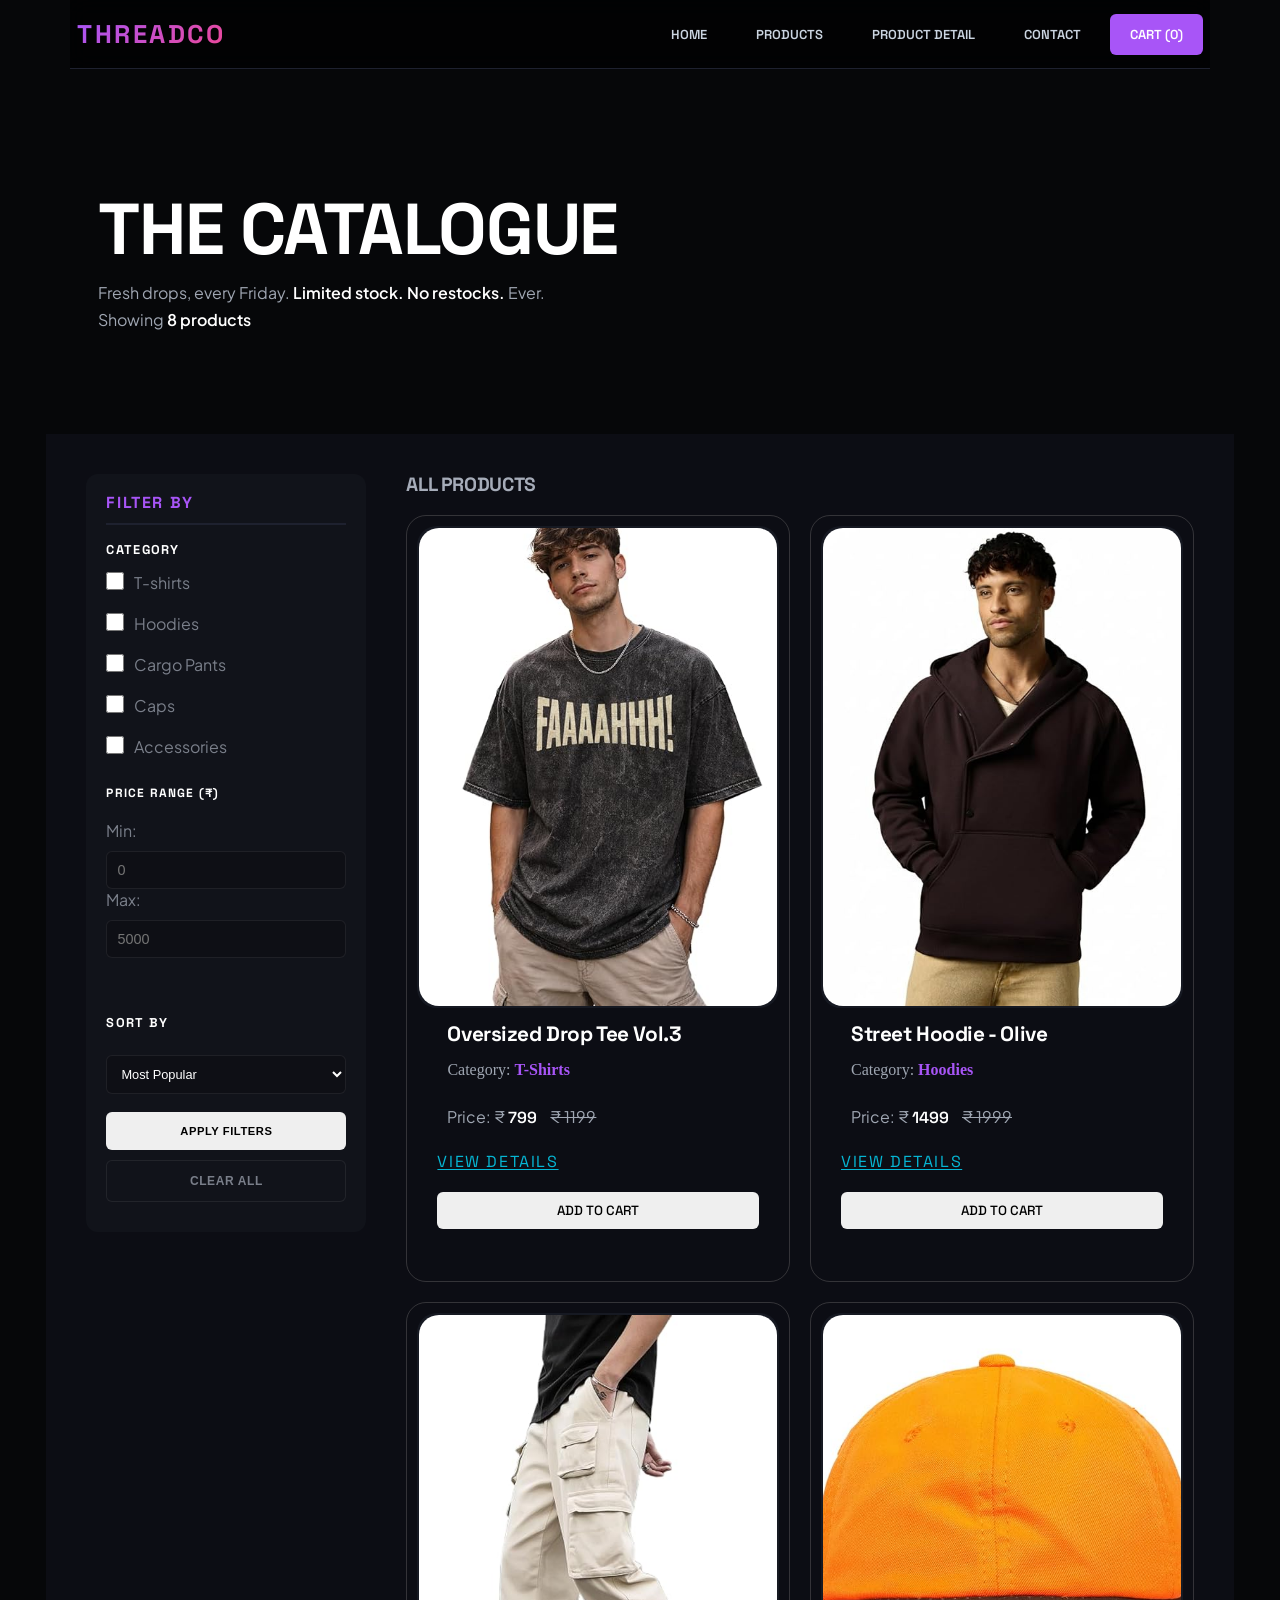
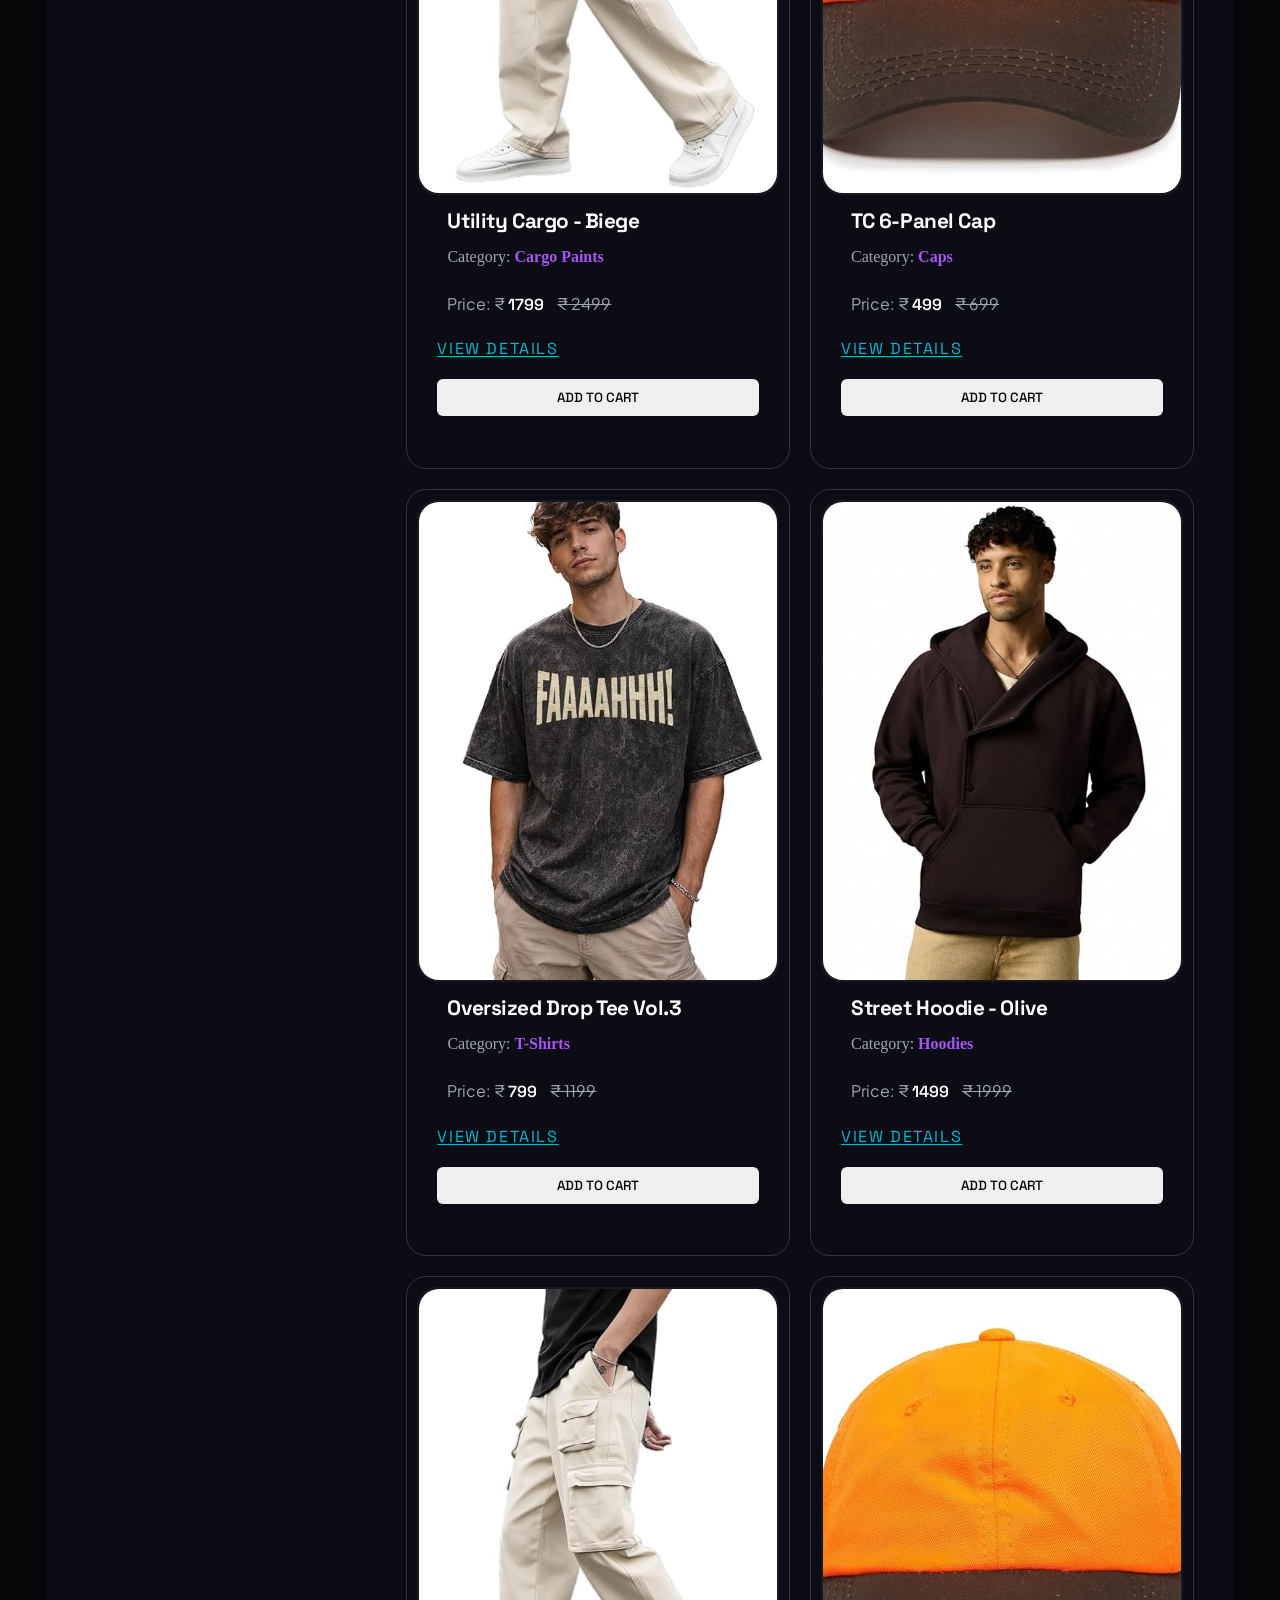
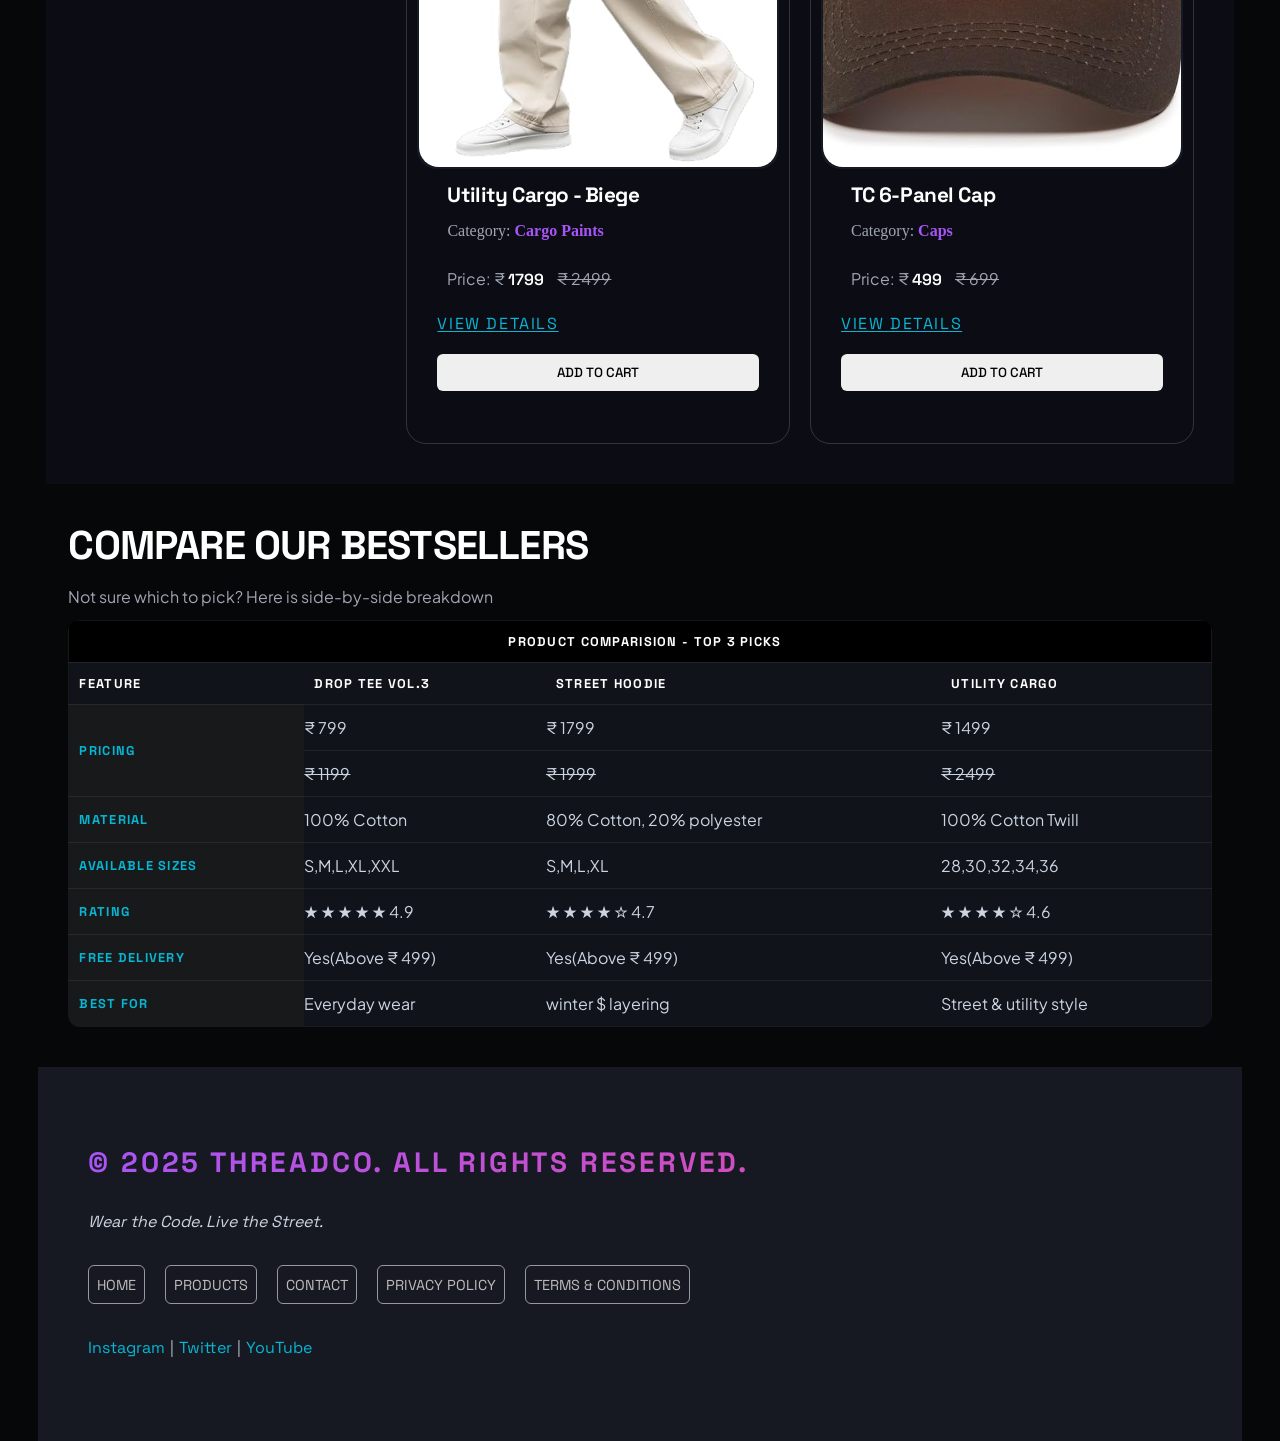
<file: products.html>
<!DOCTYPE html>
<html lang="en">
<head>
    <meta charset="UTF-8">
    <meta name="viewport" content="width=device-width, initial-scale=1.0">
    <title>ThreadCo - The Catalogue</title>
    <link rel="stylesheet" href="styles.css">
</head>
<body>
     <header id="home">
        <h1>ThreadCo</h1>
        
        <nav>
<ul>
                <li><a href="index.html">Home</a></li>
                <li><a href="products.html">Products</a></li>
                <li><a href="productdetail.html">Product Detail</a></li>
                <li><a href="contact.html">Contact</a></li>
                <li><a href="">Cart (0)</a></li>
            
        </ul>
        </nav>
        
    </header>

    <main>
        <section id="catalogue">
            <h2>The Catalogue</h2>
            <p>Fresh drops, every Friday. <strong>Limited stock. No restocks.</strong> Ever.</p>
            <p>Showing <strong>8 products</strong></p>
        </section>

        <div id="products-layout">
            <section id="sidebar">
            <h2>Filter By</h2>
            <hr>
            <h3>Category</h3>
            <ul>
                <li>
                    <input type="checkbox" id="t-shirt">
                    <label for="t-shirt">T-shirts</label>
                </li>
                <li>
                    <input type="checkbox" id="hoodie">
                    <label for="hoodie">Hoodies</label>
                </li>
                <li>
                    <input type="checkbox" id="cargo-pants">
                    <label for="cargo-pants">Cargo Pants</label>
                </li>
                <li>
                    <input type="checkbox" id="caps">
                    <label for="caps">Caps</label>
                </li>
                <li>
                    <input type="checkbox" id="accessories">
                    <label for="accessories">Accessories</label>
                </li>
            </ul>

            <h3 class="price">Price Range (₹)</h3>
            <form>
                <label for="min">Min: </label>
                <input type="number" min="0" placeholder="0" name="min">
                <br>
                <label for="max">Max: </label>
                <input type="number" max="10" placeholder="5000" name="max">
                
            </form>

            <h3 class="sort">Sort By</h3>
            <select name="sort-by" id="sort-by">
                <option value="">Most Popular</option>
                <option value="">Price: Low to High</option>
                <option value="">Price: High to Low</option>
                <option value="">Newest First</option>
            </select>
            <br><br>
            <button class="app">Apply Filters</button>
            <button class="cl">Clear All</button>
        </section>
        <section id="products">
            <h2>All Products</h2>
            <div class="grid">
                <article>
                <figure>
                    <img src="product 1 (2).jpg">
                    <figcaption>Oversized Drop Tee Vol.3</figcaption>
                </figure>
                <h3>Oversized Drop Tee Vol.3</h3>
                <p>Category: <span>T-Shirts</span></p>
                <p>Price:  ₹ <strong>799</strong> <s>₹ 1199</s></p>
                <a href="">View Details</a>
                <button>Add to Cart</button>
            </article>
            <article>
                <figure>
                    <img src="product 2.jpg">
                    <figcaption>Street Hoodie - Olive</figcaption>
                </figure>
                <h3>Street Hoodie - Olive</h3>
                <p>Category: <span>Hoodies</span></p>
                <p>Price:  ₹ <strong>1499</strong> <s>₹ 1999</s></p>
                <a href="">View Details</a>
                <button>Add to Cart</button>
            </article>
            <article>
                <figure>
                    <img src="product 3.jpg">
                    <figcaption>Utility Cargo - Biege</figcaption>
                </figure>
                <h3>Utility Cargo - Biege</h3>
                <p>Category: <span>Cargo Paints</span></p>
                <p>Price:  ₹ <strong>1799</strong> <s>₹ 2499</s></p>
                <a href="">View Details</a>
                <button>Add to Cart</button>
            </article>
            <article>
                <figure>
                    <img src="product 4.jpg">
                    <figcaption>TC 6-Panel Cap</figcaption>
                </figure>
                <h3>TC 6-Panel Cap</h3>
                <p>Category: <span>Caps</span></p>
                <p>Price:  ₹ <strong>499</strong> <s>₹ 699</s></p>
                <a href="">View Details</a>
                <button>Add to Cart</button>
            </article>
             <article>
                <figure>
                    <img src="product 1 (2).jpg">
                    <figcaption>Oversized Drop Tee Vol.3</figcaption>
                </figure>
                <h3>Oversized Drop Tee Vol.3</h3>
                <p>Category: <span>T-Shirts</span></p>
                <p>Price:  ₹ <strong>799</strong> <s>₹ 1199</s></p>
                <a href="">View Details</a>
                <button>Add to Cart</button>
            </article>
            <article>
                <figure>
                    <img src="product 2.jpg">
                    <figcaption>Street Hoodie - Olive</figcaption>
                </figure>
                <h3>Street Hoodie - Olive</h3>
                <p>Category: <span>Hoodies</span></p>
                <p>Price:  ₹ <strong>1499</strong> <s>₹ 1999</s></p>
                <a href="">View Details</a>
                <button>Add to Cart</button>
            </article>
            <article>
                <figure>
                    <img src="product 3.jpg">
                    <figcaption>Utility Cargo - Biege</figcaption>
                </figure>
                <h3>Utility Cargo - Biege</h3>
                <p>Category: <span>Cargo Paints</span></p>
                <p>Price:  ₹ <strong>1799</strong> <s>₹ 2499</s></p>
                <a href="">View Details</a>
                <button>Add to Cart</button>
            </article>
            <article>
                <figure>
                    <img src="product 4.jpg">
                    <figcaption>TC 6-Panel Cap</figcaption>
                </figure>
                <h3>TC 6-Panel Cap</h3>
                <p>Category: <span>Caps</span></p>
                <p>Price:  ₹ <strong>499</strong> <s>₹ 699</s></p>
                <a href="">View Details</a>
                <button>Add to Cart</button>
            </article>
            </div>
             
        </section>
        </div>
        
        <section class="best-sellers compare-best-sellers">
            <h2>Compare Our Bestsellers</h2>
            <p>Not sure which to pick? Here is side-by-side breakdown</p>
            
            <div class="table-scroll">
                <table>
                <tr>
                    <th colspan="4">Product Comparision - Top 3 Picks</th>
                </tr>
                <tr>
                    <th>Feature</th>
                    <th>Drop Tee Vol.3</th>
                    <th>Street Hoodie</th>
                    <th>Utility Cargo</th>
                </tr>
                <tr>
                    <th rowspan="2">Pricing</th>
                    <td>₹ 799</td>
                    <td>₹ 1799</td>
                    <td>₹ 1499</td>
                </tr>
                <tr>
                    <td><s>₹ 1199</s></td>
                    <td><s>₹ 1999</s></td>
                    <td><s>₹ 2499</s></td>
                </tr>
                <tr>
                    <th>Material</th>
                    <td>100% Cotton</td>
                    <td>80% Cotton, 20% polyester</td>
                    <td>100% Cotton Twill</td>
                </tr>
                <tr>
                    <th>Available Sizes</th>
                    <td>S,M,L,XL,XXL</td>
                    <td>S,M,L,XL</td>
                    <td>28,30,32,34,36</td>
                </tr>
                <tr>
                    <th>Rating</th>
                    <td>&#9733; &#9733; &#9733; &#9733; &#9733; 4.9</td>
                    <td>&#9733; &#9733; &#9733; &#9733; &#9734; 4.7</td>
                    <td>&#9733; &#9733; &#9733; &#9733; &#9734; 4.6</td>
                </tr>
                <tr>
                    <th>Free Delivery</th>
                    <td>Yes(Above ₹ 499)</td>
                    <td>Yes(Above ₹ 499)</td>
                    <td>Yes(Above ₹ 499)</td>
                </tr>
                <tr>
                    <th>Best For</th>
                    <td>Everyday wear</td>
                    <td>winter $ layering</td>
                    <td>Street & utility style</td>
                </tr>
            </table>
            </div>
        </section>
    </main>

    <footer id="footer">
        <h3>&copy; 2025 ThreadCo. All rights reserved.</h3>
        <p><em>Wear the Code. Live the Street.</em></p>
        <nav>
            <ul>
                <li><a href="">Home</a></li>
                <li><a href="">Products</a></li>
                <li><a href="">Contact</a></li>
                <li><a href="">Privacy Policy</a></li>
                <li><a href="">Terms & Conditions</a></li>
            </ul>
        </nav>
        <p>
            <a href="" target="_blank">Instagram</a> | <a href="" target="_blank">Twitter</a> | <a href="" target="_blank">YouTube</a>
        </p>
        
    </footer>

</body>
</html>
</file>
<file: styles.css>
@import url('https://fonts.googleapis.com/css2?family=Plus+Jakarta+Sans:wght@300;400;500;600;700;800&family=Space+Grotesk:wght@400;500;600;700;800&display=swap');

* {
    padding: 0;
    margin: 0;
    box-sizing: border-box;
}

:root {
 /* Brand Theme Colors */
 --color-primary:        #a855f7;
 --color-primary-glow:   rgba(168, 85, 247, 0.25);
 --color-secondary:      #ec4899;
 --color-secondary-glow: rgba(236, 72, 153, 0.25);
 --color-accent:         #06b6d4;


 /* Base & Layout Backgrounds */
 --color-bg-base:        #060709;
 --color-bg-section:     #0c0d14;
 --color-bg-footer:      #161922;
 --color-surface:        #11131a;
 --color-surface-muted:  #1e212f;


 /* Borders */
 --color-border:         rgba(255, 255, 255, 0.07);


 /* Typography Text Colors */
 --white:                #ffffff;
 --color-text-body:      #cbd5e1;
 --color-text-muted:     #9fa6b2;
  --font-display: 'Space Grotesk', sans-serif;
 --font-body:    'Plus Jakarta Sans', sans-serif;
 --radius-sm:  6px;
 --radius-md:  12px;
 --radius-lg:  20px;
 --shadow-sm:  0 4px 12px rgba(0,0,0,0.5);
 --shadow-md:  0 12px 36px rgba(0,0,0,0.7);
 --shadow-lg:  0 24px 64px rgba(0,0,0,0.9);
  --gradient-accent: linear-gradient(135deg, var(--color-primary) 0%, var(--color-secondary) 100%);
 --gradient-secondary: linear-gradient(135deg, var(--color-accent) 0%, #3b82f6 100%);
}

html {
    font-size: 16px;
}



h1, h2, h3, h4, h5, h6 {
 font-family: var(--font-display);
 font-weight: 700;
 line-height: 1.1;
 letter-spacing: -0.02em;
 color: var(--white);
}


h1 { font-size: clamp(2.4rem, 6vw, 5rem); }
h2 { font-size: clamp(1.8rem, 4vw, 3rem); }
h3 { font-size: clamp(1.2rem, 2.5vw, 1.75rem); }
h4 { font-size: 1.125rem; font-weight: 600; }
p  { font-size: 1rem; line-height: 1.7; color: var(--color-text-muted); }


small { font-size: 0.8rem; color: var(--color-text-muted); }
strong { color: var(--white); font-weight: 600; }
em { color: var(--color-text-body); 
}

body {
    background: var(--color-bg-base);
    /* padding: 0 50px; */
    padding: 0 clamp(20px, 3vw, 40px);
    /* padding-right: clamp(20px, 3vw, 40px); */
    opacity: 1;

}

body::selection {
    background-color: var(--color-primary);
    color: var(--white);
}

p::selection {
    color: var(--white);
}

h1::selection {
    color: var(--white);
}


a {
    text-decoration: none;
    color: rgba(221, 218, 218, 0.07)
}

ul {
    list-style: none;
}

header {
    position: fixed;
    background-color: rgba(0, 0, 0, 0.604);
    display: flex;
    backdrop-filter: blur(10px);
    right: 70px;
    left: 70px;
    top: 0;
    border-bottom: 1px solid var(--color-surface-muted);
    justify-content: space-between;
    align-items: center;
    padding: 20px 7px;
    text-transform: uppercase;
    z-index: 10;
    /* flex-wrap: wrap; */

}

header::selection {
    color: var(--white);
}

header h1 {
    font-size: 1.6rem;
    letter-spacing: 0.1em;
    background: var(--gradient-accent);
    background-clip: text;
    -webkit-background-clip: text;
    /* color: transparent; */
    -webkit-text-fill-color: transparent;
}

header nav ul {
    display: flex;
    gap: 9px;
}

header nav a {
    font-family: var(--font-display);
    color: var(--color-text-body);
    padding: 12px 20px;
    border-radius: var(--radius-sm);
    font-size: 13px;
    font-weight: 600;
    text-wrap: nowrap;
}

header nav a:hover {
    background-color: rgba(32, 31, 31, 0.605);
    color: var(--white);
}

header nav li:last-child a{
    background-color: var(--color-primary);
    color: var(--white);
}

header nav li:last-child a:hover{
    background-color: var(--color-secondary);  
}

main {
    padding-top: 80px;
}

#hero {
    height: 90vh;
    display: flex;
    justify-content: space-between;
    align-items: center;
    padding: 0 40px;
}

.left-hero {
    display: flex;
    flex-direction: column;
    gap: 10px;
    max-width: 490px;
}

.left-hero h2 {
    /* font-size: 3.5rem; */
    font-size: clamp(1.5rem, 3vw, 3.5rem);
    text-transform: uppercase;

}

#gradient-text {
    background: var(--gradient-accent);
    background-clip: text;
    -webkit-background-clip: text;
    /* color: transparent; */
    -webkit-text-fill-color: transparent;
}

#gradient-text::selection {
    color: var(--white);
}

#hero p {
    /* font-size: 1.1rem; */
    font-size: clamp(1rem, 2vw, 1.1rem);
    font-family: var(--font-body);
}

#cta {
    display: flex;
    gap: 20px;
    margin-top: 20px;
}

#cta a {
    border: 2px solid var(--color-surface-muted);
    color: whitesmoke;
    padding: 15px 30px;
    border-radius: var(--radius-sm);
    font-family: var(--font-display);
    font-weight: 600;
}

#cta a:hover {
    transform: translateY(-3px);
}

.btn1 {
    background: var(--gradient-accent);
    display: flex;
    justify-content:center;
    align-items: center;
}

.btn1:hover {
    box-shadow: 0 10px 20px rgba(223, 71, 190, 0.506);
    background: linear-gradient(135deg, #ba75facf, #f96bb2b9);
}

#cta .btn2:hover {
    border: 2px solid var(--white);
    background-color: rgba(255, 255, 255, 0.07);
}

.right-hero {
    flex: 1;
    display: flex;
    justify-content: center;
    align-items: center;
    height: 500px;
    position: relative;
    /* margin-right: 150px; */
}

.right-hero img {
    height: 500px;
    width: 350px;
    object-fit: cover;
    border-radius: var(--radius-lg);
    box-shadow: var(--shadow-md);
    animation: figure-animate 3s linear 1s infinite alternate;
}

@keyframes figure-animate {
    0% {
        transform: translateY(0);
    }

    100% {
        transform: translateY(-30px);
    }
}

.glow {
    width: 250px;
    height: 350px;
    border-radius: 50%;
    position: absolute;
    z-index: -1;
    filter: blur(50px);
    opacity: 0.4;
    transition-property: all;
    animation: glow 3s linear 0s infinite alternate;

}

@keyframes glow {
    from {
        opacity: 0.3;
    }

    to {
        opacity: 0.9;
    }
}

.orb1 {
    top: 10%;
    left: 13%;
    background-color: var(--color-primary);
}

.orb2{
    top: 15%;
    right: 14%;
    background-color: var(--color-accent);
}

#week-drop {
    background-color: var(--color-bg-section);
    padding: 60px 60px;
    margin-top: 50px;
}

#week-drop > p {
    margin: 15px 0;
    font-family: var(--font-body);
}

.cards {
    display: flex;
    flex-wrap: wrap; 
    gap: 30px;
    margin-top: 40px;
}

.cards article, .grid article {
    flex: 1 1 240px;
    display: flex; 
    flex-direction: column;
    padding: 10px;
    overflow: hidden;
    border: 1px solid rgba(117, 115, 115, 0.39);
    border-radius: var(--radius-lg);
}

.cards article:hover {
    transform: translateY(-3px);
}

figure {
    position: relative;
    overflow: hidden;
    aspect-ratio: 3/4;
    padding: 2px;
    border-radius: var(--radius-lg);
    background-color: var(--color-bg-footer);
}

figcaption {
    display: none;
}

figure img {
    width: 100%;
    height: 100%;
    object-fit: cover;
    border-radius: var(--radius-lg);
    transition: all 0.5s linear 0s;
}

figure img:hover {
    transform: scale(1.03);
}

article {
    position: relative;
}

.cards article h3 {
    padding: 10px 20px 0;
    font-size: 1rem;
}

.cards article p:first-of-type {
    padding: 0 20px;
    font-family: var(--font-body);
    font-size: 0.85rem;
}

article p span {
    color: var(--color-primary);
    font-weight: 700;
} 

article p:nth-of-type(2) {
    padding: 20px 20px;
    font-family: var(--font-body);
}

article p:nth-of-type(2) strong {
    font-family: var(--font-display);
}

article p:nth-of-type(2) s {
    margin-left: 10px;
}

/* article p:nth-of-type(3) mark {
    background: var(--gradient-accent);
    padding: 7px 15px; 
    border-radius: var(--radius-lg);
    color: var(--white);
    font-family: var(--font-display);
    font-weight: 600;
    top:3%;
    right: 5%;
} */

article > a {
    color: var(--color-accent);
    text-decoration: underline;
    text-transform: uppercase;
    letter-spacing: 0.1em;
    font-family: var(--font-display);
    padding-top: 2px;
    text-underline-offset: 2px;
    padding: 0 20px 10px;
}

.grid article {
    aspect-ratio: 2/4;
}

.grid article h3 {
    font-size: 1.3rem;
    padding: 15px 0 10px 30px;
    
}

.grid article p {
    padding-left: 30px;
}


article > a:hover {
    color: var(--color-secondary);
}

article > button {
    margin: 10px 20px;
    padding: 10px 20px;
    border-radius: var(--radius-sm);
    border: none;
    text-transform: uppercase;
    font-family: var(--font-display);
    font-weight: 500;
}

article > button:hover {
    color: var(--white);
    background-color: var(--color-primary);
    cursor: pointer;
}

article:hover {
    color: var(--color-primary);
    box-shadow: 0 20px 20px var(--color-primary-glow);
}

.best-sellers {
    /* padding: 80px 50px; */
    padding: clamp(40px, 3vw, 80px) clamp(30px, 2vw, 50px);
}

.table-scroll {
    overflow-x: scroll;
}

.best-sellers h2 {
    text-transform: uppercase;
    font-size: 2.5rem;
    margin-bottom: 15px;
}

.best-sellers table {
    color: white;
    width: 100%;
    /* border: 1px solid wheat; */
    border-radius: var(--radius-md);
    overflow: hidden;
    border-collapse: collapse;
}

th[colspan="5"] {
    background: var(--gradient-accent);
    padding: 10px 0;
    font-family: var(--font-display);
    letter-spacing: 0.1em;
    text-transform: uppercase;
    font-size: 1.1rem;
    text-align: center;
}

th {
    padding: 12px 0;
    text-align: left;
    background-color: rgba(255, 255, 255, 0.07);
    font-family: var(--font-display);
    text-transform: uppercase;
    color: var(--color-text-muted);
    letter-spacing: 0.1em;
    font-size: 0.9rem;
    color: var(--white);
}

td {
    padding: 12px 0;
    font-family: var(--font-body);
    color: var(--color-text-body);
    background-color: rgba(30, 30, 30, 0.605);
    border-top: 1px solid var(--color-border);
}

tr:hover > td {
    background-color: rgba(255, 255, 255, 0.07); 
}

.best-sellers-month :hover td:first-child {
    color: var(--color-secondary);
}

#why-threadCo {
    padding: 80px 50px;
    color: var(--white);
}

#why-threadCo h2 {
    text-transform: uppercase;
    margin-bottom: 6px; 
}

#why-threadCo p {
    font-family: var(--font-body);
    margin-bottom: 5px;
}

#why-threadCo ul {
    display: flex;
    color: var(--white);
    flex-wrap: wrap;
    margin: 30px 0;
}

#why-threadCo ul li {
    flex: 1 1 200px;
    background-color: var(--color-bg-section);
    padding: 20px;
    border: 1px solid black;
    margin: 15px;
    border-radius: var(--radius-md);
    border-left: 4px solid var(--color-primary);
    font-family: var(--font-body);
    font-size: 0.9rem;
    color: rgba(245, 241, 241, 0.767);
}

#why-threadCo ul li:last-child {
    margin-top: 3px;
    padding: 30px;
}

#why-threadCo ul li:hover {
    border-left: 4px solid var(--color-secondary);
}

#why-threadCo ul li strong {
    display: block;
    font-family: var(--font-display);
    margin-bottom: 10px;
    font-size: 1rem;
}

#why-threadCo dl {
    display: flex;
    border-top: 1px solid var(--color-border);
    flex-wrap: wrap;
    padding: 20px 0;
    gap: 10px;
}

#why-threadCo dl section {
    flex: 1 1 270px;
    border: 1px solid var(--color-border);
    padding: 20px;
    border-radius: var(--radius-md);
}

#why-threadCo dl section:hover {
    border: 1px solid var(--color-primary);
    background-color: rgba(32, 32, 32, 0.767);
}

#why-threadCo dl dt {
    color: var(--color-accent);
    font-family: var(--font-display);
    margin-bottom: 10px;
    text-transform: uppercase;
}

#why-threadCo dl dd {
    font-family: var(--font-body);
    color: var(--color-text-muted);
    font-size: 0.9rem;
}

#get-early {
    background-color: var(--color-surface);
    text-align: center;
    padding: 120px 0;
}

#get-early h2 {
    text-transform: uppercase;
    padding: 15px 0;
}

#get-early p {
    font-family: var(--font-body);
    font-size: 1.1rem;
    padding: 15px 0;
    max-width: 570px;
    margin: auto;
}

#get-early form label {
    display: none;
}

#get-early form {
    display: flex;
    /* justify-content: center; */
    margin: auto;
    border: 1px solid var(--color-border);
    border-radius: var(--radius-sm);
    max-width: 500px;
    overflow: hidden;
}

#get-early input[type="email"] {
    flex: 1;
    padding: 14px 30px;
    background: transparent;
    border: none;
    outline: none;
    color: var(--white);
    font-family: var(--font-body);
    font-size: 1.2rem;
    background-color: rgba(50, 50, 50, 0.305);
}

#get-early input[type="email"]::placeholder {
    font-size: 1.2rem;
}

#get-early form button {
    font-family: var(--font-display);
    letter-spacing: 0.2em;
    background: var(--gradient-accent);
    text-transform: uppercase;
    padding: 14px 50px;
    color: var(--white);
    border: none;
    font-weight: 600;
    margin: 0;
}

#get-early small {
    font-family: var(--font-body);
    position: relative;
    top: 20px;
}

#footer {
    background-color: var(--color-bg-footer);
    padding: 80px 50px;
}

#footer h3 {
    background: var(--gradient-accent);
    background-clip: text;
    -webkit-background-clip: text;
    /* color: transparent; */
    -webkit-text-fill-color: transparent;
    text-transform: uppercase;
    letter-spacing: 0.1em;
    margin-bottom: 10px;
}

#footer p {
    font-size: 1rem;
    font-family: var(--font-display);
}

#footer nav ul {
    display: flex;
    margin: 30px 0;
    gap: 20px;
    flex-wrap: wrap;
}

#footer nav ul li {
    border: 1px solid rgba(209, 205, 205, 0.7);
    border-radius: var(--radius-sm);
    padding: 8px;
    text-transform: uppercase;
    font-family: var(--font-display);
}

#footer nav ul li:hover {
    border: 1px solid var(--color-primary);
}

#footer nav ul li a {
    color: rgba(209, 205, 205, 0.897);
    font-size: 0.9em;
}

#footer p {
    display: flex;
    margin-top: 30px;
    gap: 5px;
}

#footer p a {
    color: var(--color-accent);
}

#footer p a:hover {
    color: var(--color-secondary);
}

     /* Products Css code */

#catalogue {
    padding: 100px 60px;
}

#catalogue h2 {
    font-size: 4.5rem;
    text-transform: uppercase;
    padding: 10px 0;
}

#catalogue p {
    font-family: var(--font-body);
}

#products-layout {
    display: grid;
    grid-template-columns: 280px 1fr;
    background-color: rgb(12, 13, 20);
    margin: 0 8px;
    padding: 40px;
    position: relative;
    align-items: start;
    gap: 40px;
}

.grid {
    display: grid;
    grid-template-columns: repeat(auto-fit, minmax(260px, 1fr));
    gap: 20px;
}

#sidebar {
    border: none;
    background-color: #11131A;
    border-radius: var(--radius-md);
    padding: 20px;
    top: 100;
    position: sticky;
    height: auto;
}

#sidebar h2 {
    font-size: 1rem;
    color: var(--color-primary);
    letter-spacing: 0.1em;
    padding-bottom: 12px;
    text-transform: uppercase;
}

hr {
    border: none;
    height: 2px;
    background-color: var(--color-surface-muted);
}

#sidebar h3 {
    padding-top: 18px;
    padding-bottom: 15px;
    font-size: 0.8rem;
    text-transform: uppercase;
    letter-spacing: 0.1em;
}

#sidebar ul {
    display: flex;
    flex-direction: column;
    gap: 20px;
    color: var(--color-text-muted);
    font-family: var(--font-body);
}

#sidebar ul li {
    display: flex;
    gap: 10px;
}

#sidebar input[type="checkbox"] {
    background-color: transparent;
    accent-color: var(--color-primary);
    width: 18px;
    height: 18px;
    cursor: pointer;
}

#sidebar .price {
    padding-top: 30px;
    padding-bottom: 20px;
    font-size: 0.75rem;
}

#sidebar label {
    color: #7A7F8A;
    font-family: var(--font-body);
}

#sidebar input[type="number"] {
    border: 1px solid var(--color-border);
    padding: 10px 10px;
    width: 100%;
    background-color: #0E0F15;
    font-size: 1rem;
    margin-top: 10px;
    padding-left: 10px;
    border-radius: var(--radius-sm);
    color: white;
    font-size: 0.9rem;
}

#sidebar input[type="number"]:focus {
    outline: none;
    border-color: var(--color-primary);
}

.sort {
    margin-top: 40px;
}

#sidebar select {
    border: 1px solid var(--color-border);
    padding: 10px 10px;
    width: 100%;
    background-color: #0E0F15;
    font-size: 0.8rem;
    margin-top: 10px;
    padding-left: 10px;
    border-radius: var(--radius-sm);
    color: white;
}

#sidebar button {
    width: 100%;
    padding: 13px 10px;
    margin-bottom: 10px;
    border-radius: var(--radius-sm);
    letter-spacing: 0.05em;
    text-transform: uppercase;
    cursor: pointer;
}

.app {
    font-weight: 700;
    border: none;
    font-size: 0.7rem;
}

.app:hover {
    background-color: var(--color-primary);
    color: white;
    transform: translateY(-3px);
}

.cl {
    background-color: #11131A;
    color: #7A7F8A;
    font-weight: 800;
    font-size: 0.75rem;
    border: 1px solid var(--color-border);
}

.cl:hover {
    box-shadow: var(--color-primary);
    transform: translateY(-3px);
}

#products h2 {
    color: #a6acb9;
    font-size: 1.2rem;
    text-transform: uppercase;
    padding-bottom: 20px;
}

.compare-best-sellers p {
    font-size: 1rem;
    font-family: var(--font-body);
    margin-bottom: 10px;
}

.compare-best-sellers table tr th, .compare-best-sellers table tr td {
    border: none;
}

.compare-best-sellers table tr:first-child th {
    background-color: black;
    text-align: center;
    color: var(--white);
}

.compare-best-sellers table tr:nth-of-type(2) th {
    color: var(--white);
    background-color: #11131A;
}

.compare-best-sellers table td {
    background-color: #11131A;
}

.compare-best-sellers table tr th {
    color: var(--color-accent);
    padding-left: 10px;
    font-size: 0.8rem;
    background-color: rgba(255, 255, 255, 0.07); ;
}

.compare-best-sellers table tr {
    border: 1px solid var(--color-border);
}

    /* contact.html page */

#touch {
    padding: 100px 50px 80px 50px;
}

#touch h2 {
    font-size: 4rem;
    text-transform: uppercase;
}

#touch p {
    padding-top: 20px;
    font-size: 1rem; 
    font-family: var(--font-body);
}

.details {
    display: flex;
    padding: 100px 70px;
    gap: 70px;
    background-color: var(--color-bg-section);
    align-items: flex-start;
}

#message {
    flex: 1;
    padding-top: 80px;
}

#message h2 {
    font-size: 1.6rem;
    text-transform: uppercase;
}

#message fieldset {
    background-color: #11131A;
    margin-top: 20px;
    padding: 50px 25px;
    border: var(--radius-sm);
    border-color: 1px solid var(--color-surface);
}

#message fieldset legend {
    color: var(--color-primary);
    font-size: 0.8rem;
    font-weight: 700;
    text-transform: uppercase;
    font-family: var(--font-body);
    letter-spacing: 0.1em;
    
}

#message label {
    display: block;
    color: whitesmoke;
    font-family: var(--font-body);
    text-transform: uppercase;
    font-size: 0.7rem;
    font-weight: 700;
    padding: 20px 0 5px;
}

#message input {
    width: 100%;
}

#message input[type="text"],
#message input[type="email"],
#message input[type="number"],
#message select,
#message textarea {
    background-color: #0D0E13;
    color: white;
    font-size: 0.9rem;
    font-weight: 700;
    border: 1px solid rgb(43, 44, 44);
    padding: 18px 9px;
    border-radius: var(--radius-sm);
    font-size: 1rem;
}

#message input[type="text"]:focus,
#message input[type="email"]:focus,
#message input[type="number"]:focus,
#message select:focus,
#message textarea:focus {
    outline: none;
    border: 1px solid var(--color-primary);
}


.order label {
    margin-bottom: 7px;
    font-size: 0.8rem;
    letter-spacing: 0.1em;
}

.order select {
    width: 100%;
    padding: 12px 6px;
}

.order textarea {
    vertical-align: top;
    text-align: left;
    padding-top: 8px;
    font-family: var(--font-body);
    line-height: normal;
}

.file {
    margin: 20px 0 0 0;
}

.file input[type="file"] {
    margin-top: 6px;
}

.file p {
    font-family: var(--font-body);
    top: 0; 
    font-size: 0.8rem;
}

#consent {
    display: flex;
    align-items: center;
    flex-direction: column;
    justify-content: space-between;
    width: 700px;
}

#consent label {
    font-weight: 500;
    font-size: 0.8rem;
    text-transform: none;
    color: var(--color-text-muted);
}

#consent a {
    color: var(--color-accent);
}

.btnss {
    padding: 50px 0;
    display: block;
}

.btnss button {
    display: block;
    padding: 15px 25px;
    border-radius: var(--radius-md);
}

.btnss button:first-child {
    background: var(--gradient-accent);
    border: none;
    text-transform: uppercase;
    color: var(--white);
    font-weight: 700;
    font-size: 0.9rem;
}

.btnss button:last-child {
    background-color: var(--color-bg-section);
    color: var(--color-text-muted);
    font-weight: 700;
    font-size: 0.9rem;
    text-transform: uppercase;
    border: 1px solid rgb(43, 44, 44);
}

#out-details {
    position: sticky;
}

#our-details h2 {
    text-transform: uppercase;
    font-size: 1.35rem;
}

#address {
    border-radius: var(--radius-md);
    border-left: 5px solid var(--color-primary);
    display: block;
    margin: 20px 0;
    padding: 30px 20px;
    border-right: 1px solid rgb(43, 44, 44);
    border-top: 1px solid rgb(43, 44, 44);
    border-bottom: 1px solid rgb(43, 44, 44);
    
    font-family: var(--font-body);
}

#p-tag {
    margin: 30px 0;
    font-size: 0.7rem;
}

.mailto a {
    text-decoration: underline;
    color: var(--color-accent);
    gap: 5px;
}

#tables-contact {
    margin: 50px 0;
}

#tables-contact p {
    font-family: var(--font-body);
    text-transform: uppercase;
    padding: 8px;
    font-size: 0.8rem;
    font-weight: 700;
    letter-spacing: 0.1em;

}

#tables-contact table {
    border-collapse: collapse;
    border-radius: var(--radius-md);
    overflow: hidden;
}

#tables-contact table tr th, #tables-contact table tr td {
    background-color: #11131A;
}

#tables-contact table tr th {
    color: var(--color-text-muted);
}

#questions {
    padding: 80px 30px;
}

#questions h2 {
    text-transform: uppercase;
}

#follow h3{
    font-size: 0.8rem;
    color: var(--color-text-muted);
    font-weight: 500;
    text-transform: uppercase;
    letter-spacing: 0.1em;
}

#follow ul {
    display: flex;
    flex-direction: column;
    gap: 10px;
}

#follow ul li {
    border: 1px solid var(--color-border);
    border-radius: var(--radius-sm);
    padding: 15px 25px;
    font-family: var(--font-body);
    background-color: var(--color-surface);
}

#follow ul li a {
    color: var(--color-text-muted);
}

#follow ul li:hover {
    color: var(--white);
    border-color: var(--color-primary);
}

#questions {
    padding: 80px 40px;
    color: white;
}

#questions p {
    font-family: var(--font-body);
}

#questions details {
    padding: 30px 0;
    border-bottom: 1px solid var(--color-border);
    font-family: var(--font-display);
    list-style: none;
    font-weight: 700;
}

#analysis {
    display: flex;
    width: 100%;
    padding: 20px 40px;
    margin: 0 20px 50px 20px;
    top: 0;
    background-color: #0C0D14;
    gap: 20px;
}

#analysis nav a {
    color: var(--color-primary);
    gap: 10px;
    font-family: var(--font-display);
    font-size: 0.9rem;
}

#analysis p {
    font-size: 0.9rem;
    font-family: var(--font-display);
}

#product-detail-page {
    display: grid;
    grid-template-columns: 800px 1fr;
    margin: 50px 60px;
    /* padding: 40px; */
    position: relative;
    gap: 50px;

}

#oversized h2{
    font-size: 3rem;
    font-family: var(--font-display);
    text-transform: uppercase;
}

#oversized p {
    padding: 20px 0 7px 0;
    font-family: var(--font-body);
    font-size: 1rem;
}

#oversized p:nth-of-type(2) strong {
    font-size: 2.4rem;
    font-family: var(--font-display);
}

#oversized p:nth-of-type(2) s {
    font-size: 1.3rem;
}

#oversized p:nth-of-type(2) mark {
    border-radius: var(--radius-lg);
    padding: 5px 11px;
    font-size: 0.8rem;
    font-weight: 700;
    color: white;
    background: var(--gradient-accent);
}

#oversized small {
    font-family: var(--font-body);
    font-size: 0.85rem;
}

#oversized label {
    display: block;
    margin: 50px 0 8px 0;
    color: white;
    font-family: var(--font-body);
    font-size: 0.73rem;
    text-transform: uppercase;
    letter-spacing: 0.1em;
}

#oversized select {
    padding: 10px 70px 10px 15px;
    border-radius: var(--radius-sm);
    background-color: #0C0D14;
    color: white;
    border: 1px solid rgb(43, 44, 44);
    font-size: 1rem;
}

#oversized select:focus {
    border: 1px solid var(--color-primary);
}

#a a {
    padding: 0 10px;
    color: var(--color-accent);
    text-decoration: underline;
    font-family: var(--font-display);
}

#oversized form input {
    padding: 10px 15px 10px 220px;
    border-radius: var(--radius-sm);
    background-color: #0C0D14;
    color: white;
    border: 1px solid rgb(43, 44, 44);
    font-size: 1rem;
}

form button {
    margin-top: 20px;
    color: white;
    margin-right: 20px;
    border-radius: var(--radius-sm);
    font-size: 1rem;
    font-weight: 700;
}

form button:nth-of-type(1) {
    border: none;
    padding: 12px 150px;
    background: var(--gradient-accent);
}

form button:nth-of-type(1):hover {
    box-shadow: 0 10px 20px rgba(223, 71, 190, 0.506);
    background: linear-gradient(135deg, #ba75facf, #f96bb2b9);
}

form button:last-child {
    border: 1px solid white;
    padding: 12px 100px;
    background-color: black;
}

form button:last-child:hover {
    color: black;
    background-color: white;
}

#lists {
    margin-top: 10px;
    padding: 20px 15px;
    border: 1px solid rgb(43, 44, 44);
    border-left: 4px solid var(--color-accent);
    border-radius: var(--radius-md);
    background-color: #11131A;
    
}

#lists ul li {
    color: var(--color-text-muted);
    font-family: var(--font-body);
    margin-bottom: 12px;
    font-size: 0.9rem;

}

#guide {
    margin: 40px 30px;
    padding: 80px 60px;
    background-color: #11131A;
}

#guide h2 {
    font-family: var(--font-display);
    text-transform: uppercase;
    margin-bottom: 10px;
}

#guide p {
    font-family: var(--font-body);
    margin-bottom: 10px;
}

.title {
    text-align: center;
    font-size: 0.8rem;
}

#guide table {
    width: 100%;
    border-collapse: collapse;
}

#guide table tr:first-child {
    background-color: black;
}

#guide table tr:first-child th {
    text-align: center;
    letter-spacing: 0.1em;
}

#guide small {
    font-family: var(--font-body);
}

#product-detail-material {
    margin: 70px 0 0 30px;
    color: white;
}

#product-detail-material h2 {
    font-family: var(--font-display);
    text-transform: uppercase;
}

#product-detail-material dl div{
    display: flex;
    border-top: 1px solid var(--color-border);
    width: 100%;
    max-width: 800px;
    gap: 1px;
    padding: 8px 0;
    margin-top: 10px;
    align-items: center;
    flex-wrap: wrap;
}

#product-detail-material dl div dt {
    flex: 1 1 100px;
    color: var(--color-text-muted);
    font-family: var(--font-display);
}

#product-detail-material dl div dd {
    flex: 1;
    font-family: var(--font-body);
}

.customer-reviews {
    margin: 100px 30px;
    background-color: var(--color-bg-section);
    padding: 80px 40px;
}

.customer-reviews h2 {
    text-transform: uppercase;
    padding: 10px 0;
}

.customer-reviews p {
    font-family: var(--font-body);
    color: white;
    font-size: 1.2rem;
}

.customer-reviews .all-details {
    display: flex;
    gap: 20px;
}

.customer-reviews .all-details div {
    border: 1px solid rgb(43, 44, 44);
    padding: 50px 40px;
    border-radius: var(--radius-md);
}

.customer-reviews .all-details div h3 {
    font-size: 1rem;
    color: white;
}

.customer-reviews .all-details div span {
    margin-top: 10px;
    margin-bottom: 20px;
    font-size: 0.9rem;
    color: orange;
}

.customer-reviews .all-details div p:nth-of-type(2) {
    margin-top: 20px;
    margin-bottom: 32px;
    font-size: 0.9rem;
    color: var(--color-text-muted);
}

.customer-reviews .all-details div small {
    font-family: var(--font-body);
}

.customer-reviews-details {
    margin: 0 15px 60px 15px;
    border: none;
}

.customer-reviews-details h3{
    margin: 20px 0;
    font-family: var(--font-body);
}


.customer-reviews-details div {
    display: flex;
    flex: 1;
    gap: 20px;
}

.customer-reviews-details div article {
    padding: 20px;
    border-radius: var(--radius-md);
    border: 1px solid var(--color-border);
    aspect-ratio: 3/4;
    align-items: center;
    background-color: var(--color-surface);
}

.customer-reviews-details div article figure {
    width: 480px;
    flex-shrink: 0;
    border: none;
}

.customer-reviews-details div article h4 {
    margin-top: 10px;
    font-size: 1.1rem;
}

.customer-reviews-details div article p {
    margin-top: 10px;
    font-size: 0.9rem;
}

.customer-reviews-details div article a {
    font-size: 0.85rem;
    text-decoration: underline;
}

@media (max-width: 1200px) {
    header {
        left: 0; 
        right: 0;
    }

     #hero {
        display: flex;
        flex-direction: column;
        text-align: center;
    }

    #left-hero {
        justify-content: center;
        align-items: center;
        
    }

    #cta {
        justify-content: center;
        align-items: center;
    }
}

@media (max-width: 790px) {
    header {
        position: static;
        flex-direction: column;
    }

    main {
        padding-top: 0;
        padding-left: 0;
        padding-right: 0;
    }

    header nav a {
        padding: 6px 10px;
    }

}

@media (max-width: 768) {
    body {
        padding: 0;
    }

    main {
        display: flex;
        justify-content: center;
        flex-direction: column;
    }

    .best-sellers {
        padding: 60px 0;
    }

    .table-scroll {
        overflow-x: auto;
    }

    #touch {
        display: flex;
        flex-direction: column;
        text-align: center;
    }
}

@media (max-width: 480px) {
    header {
        display: none;
    }
}
</file>
